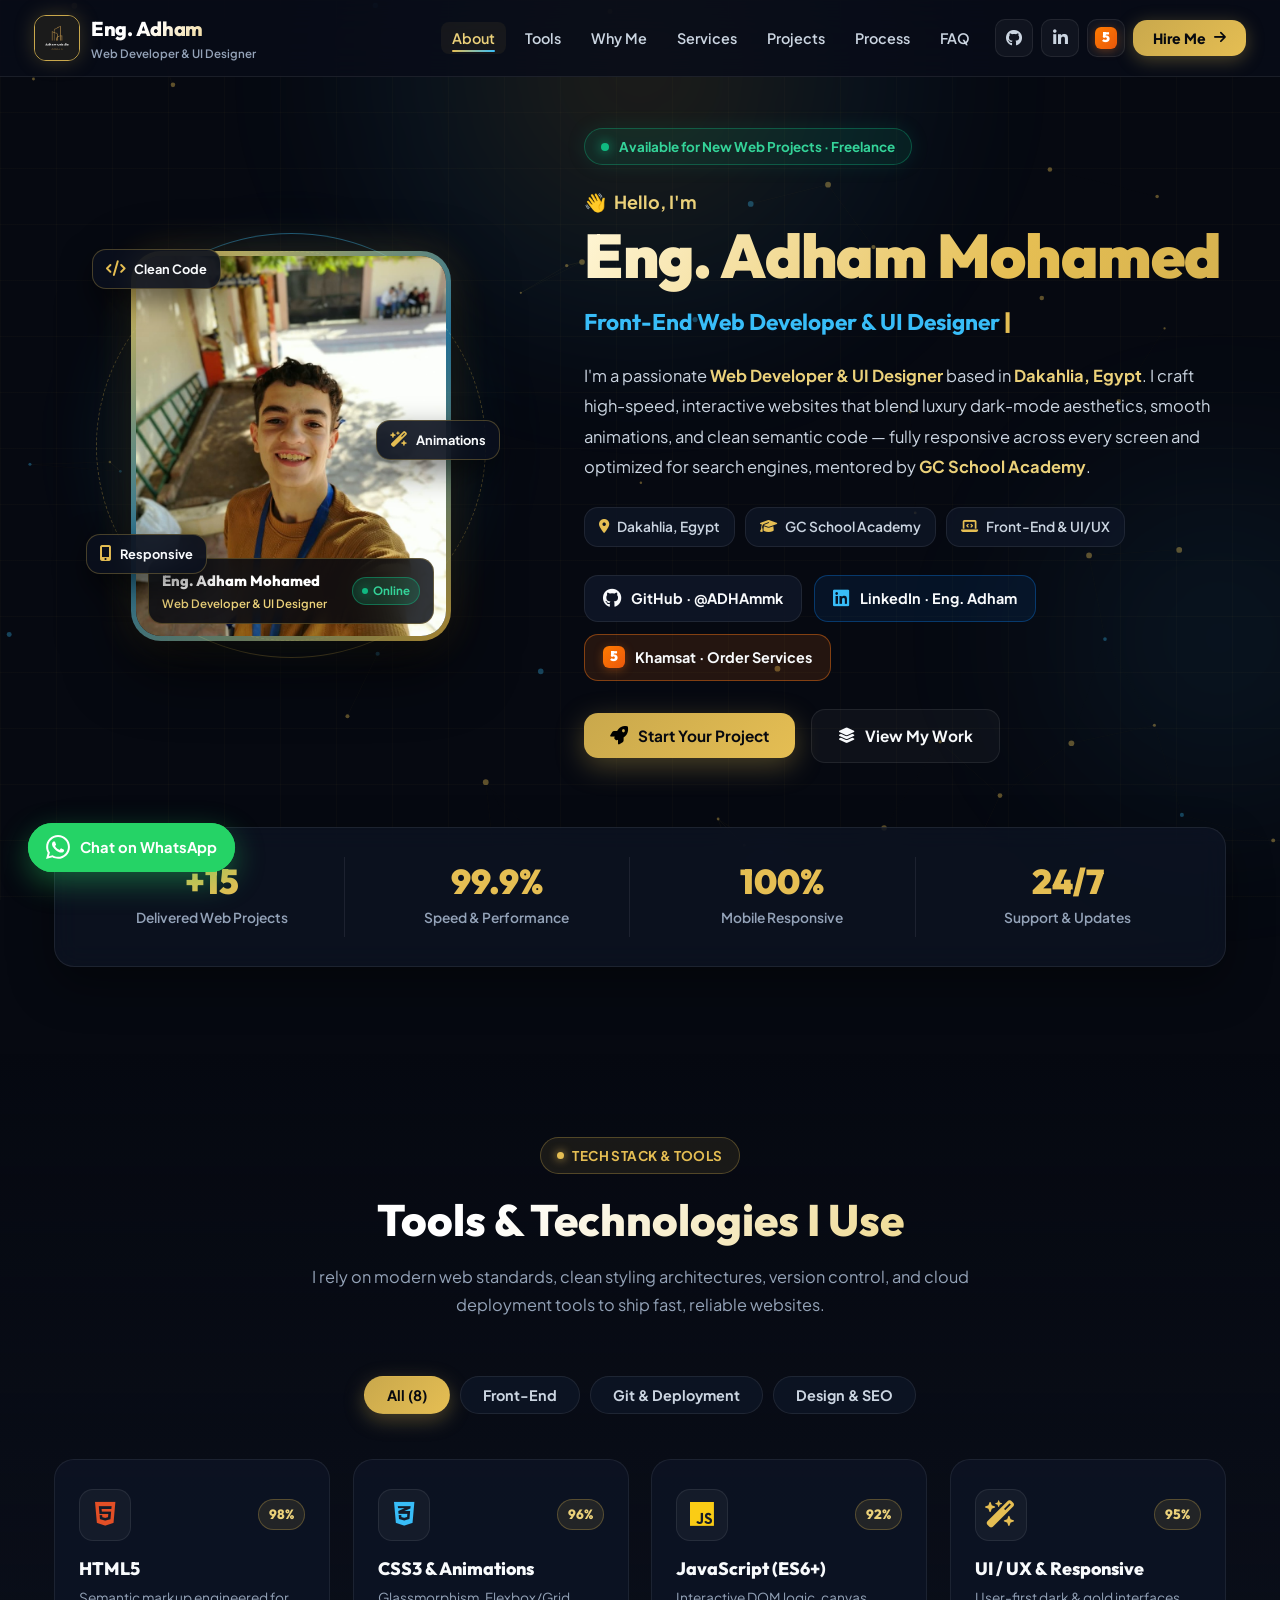
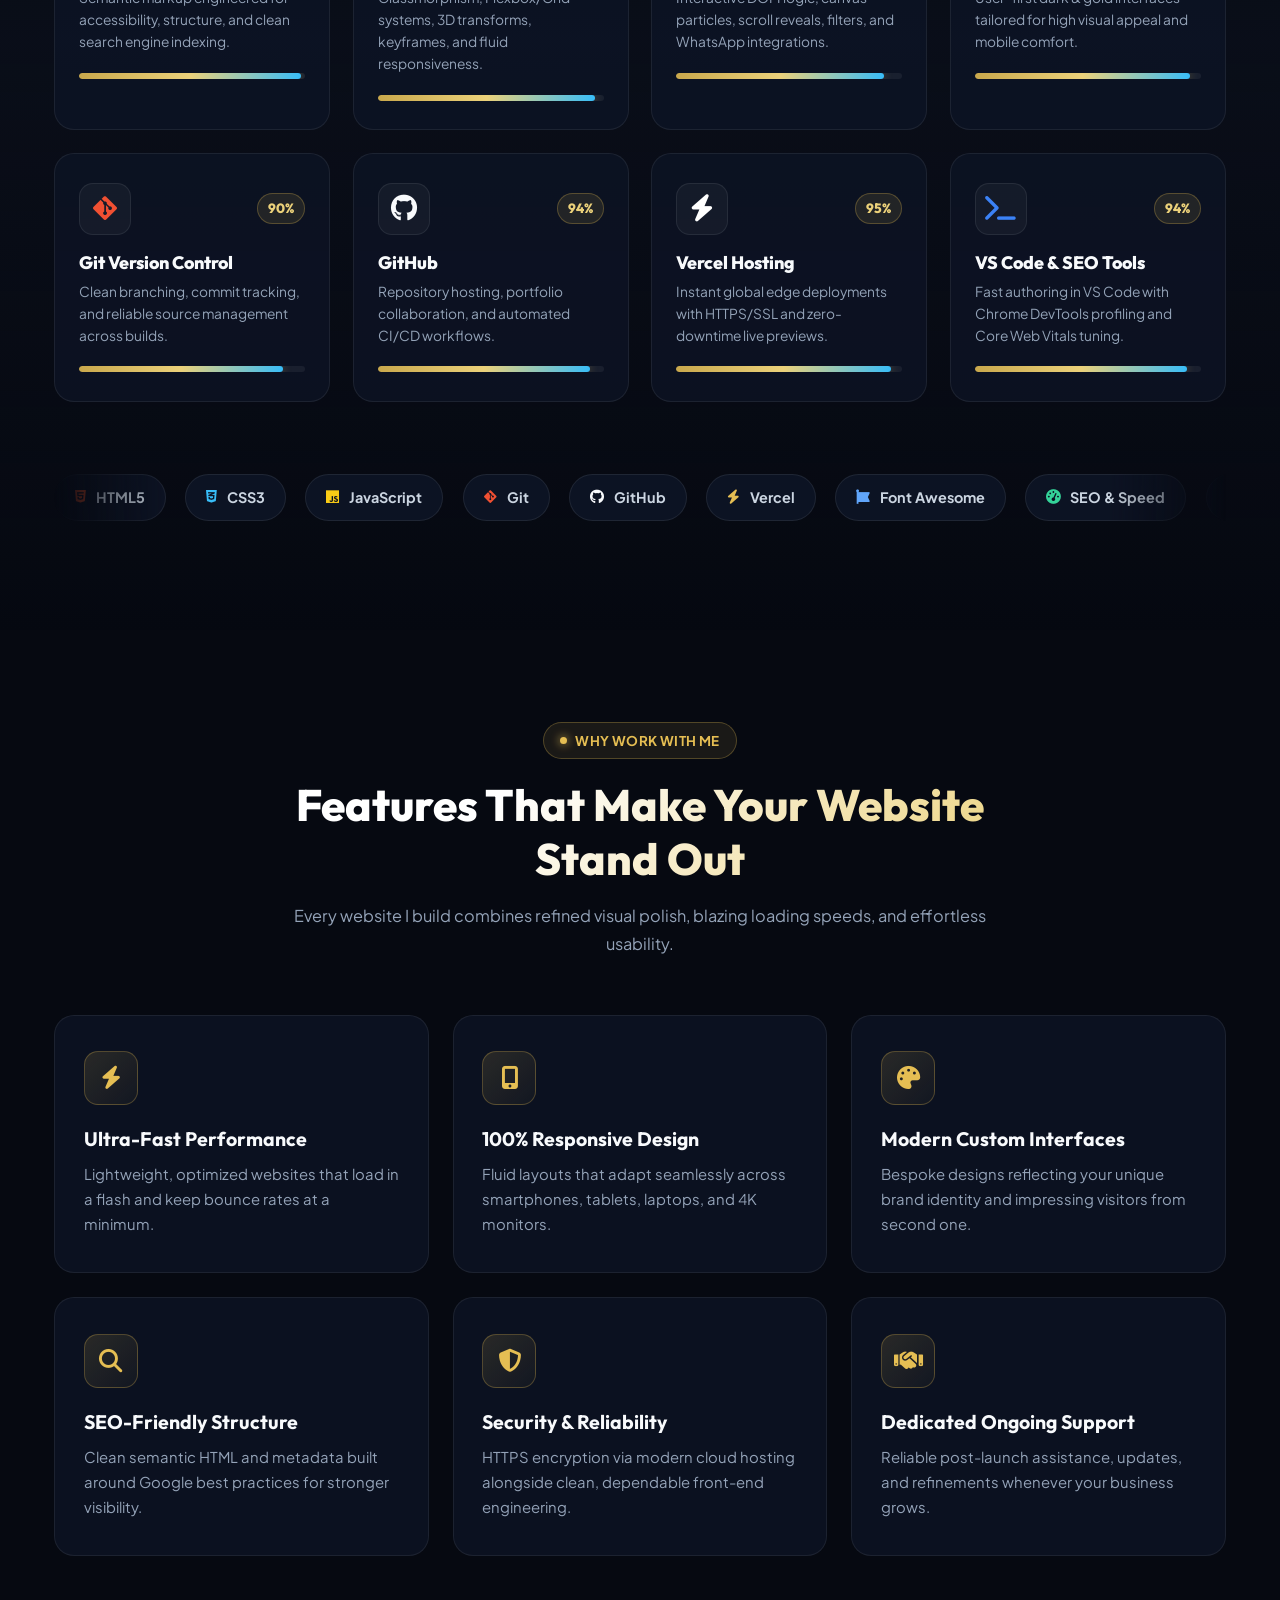
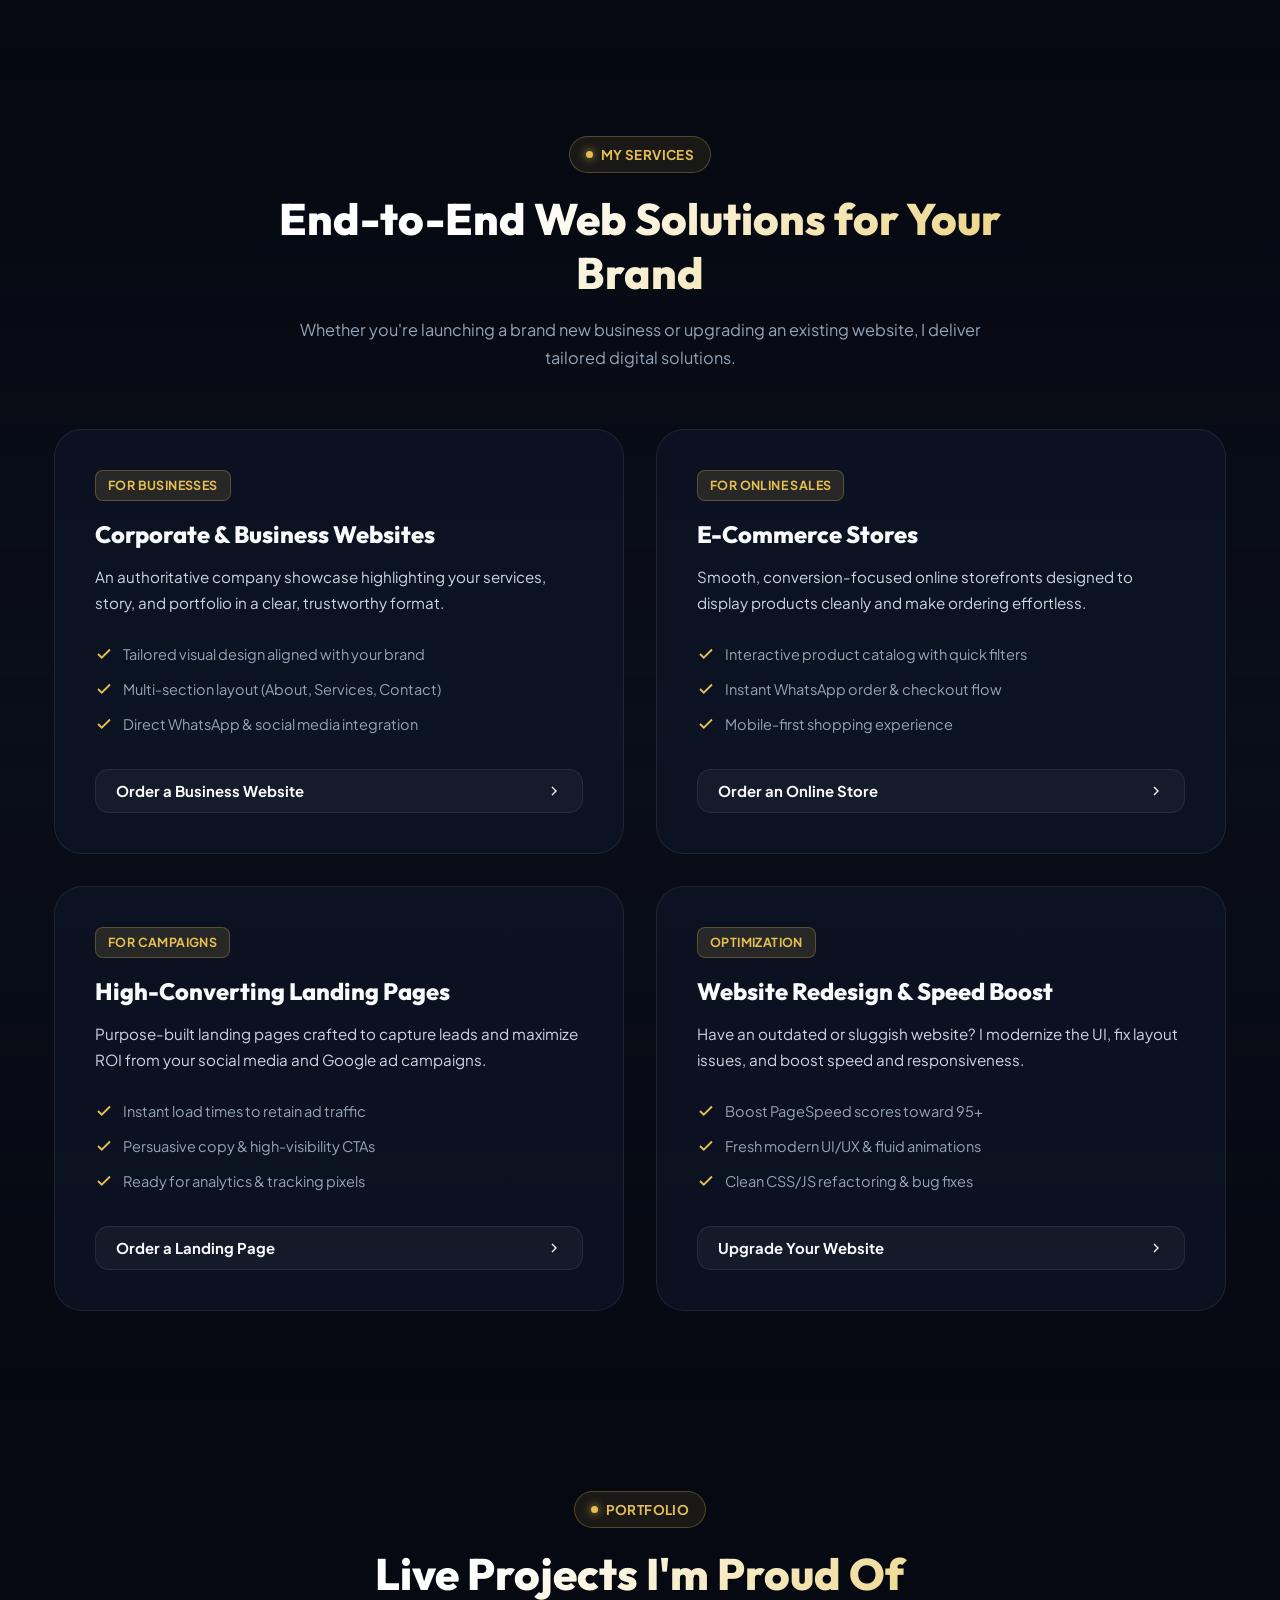
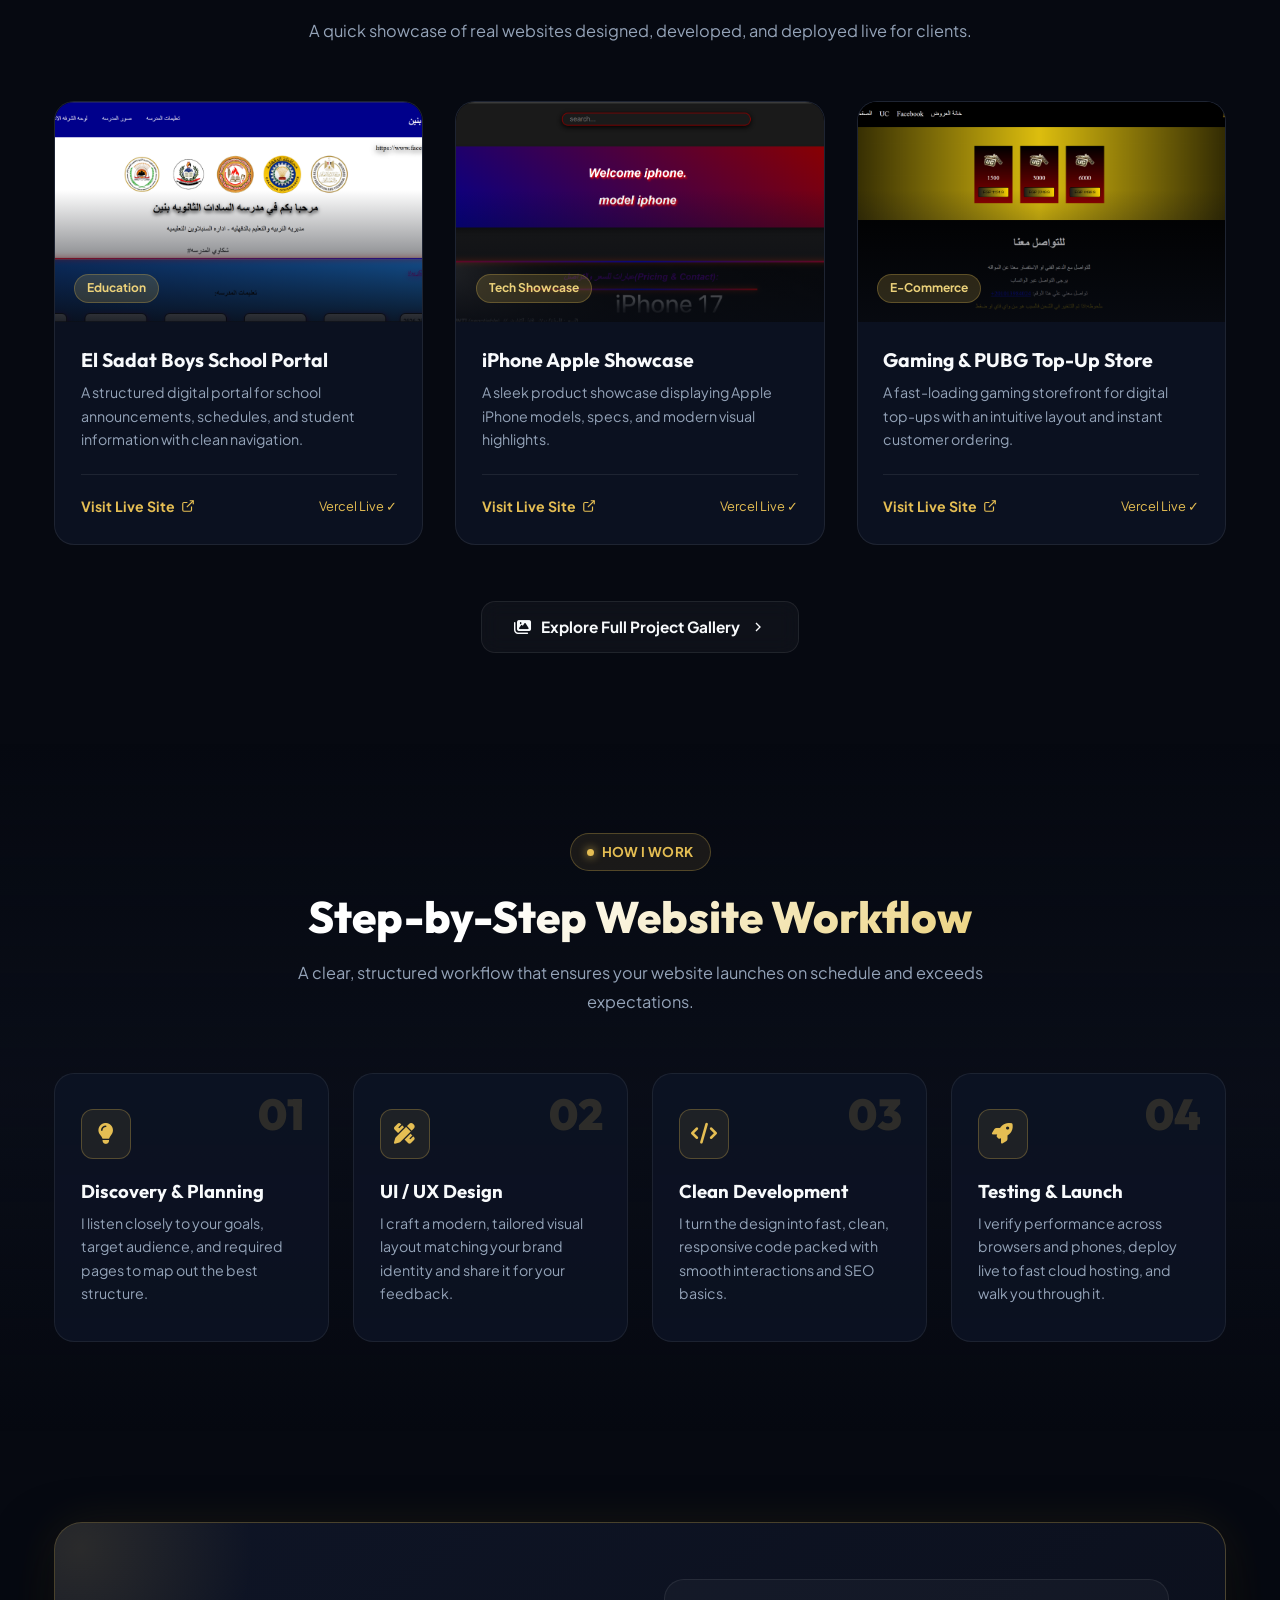
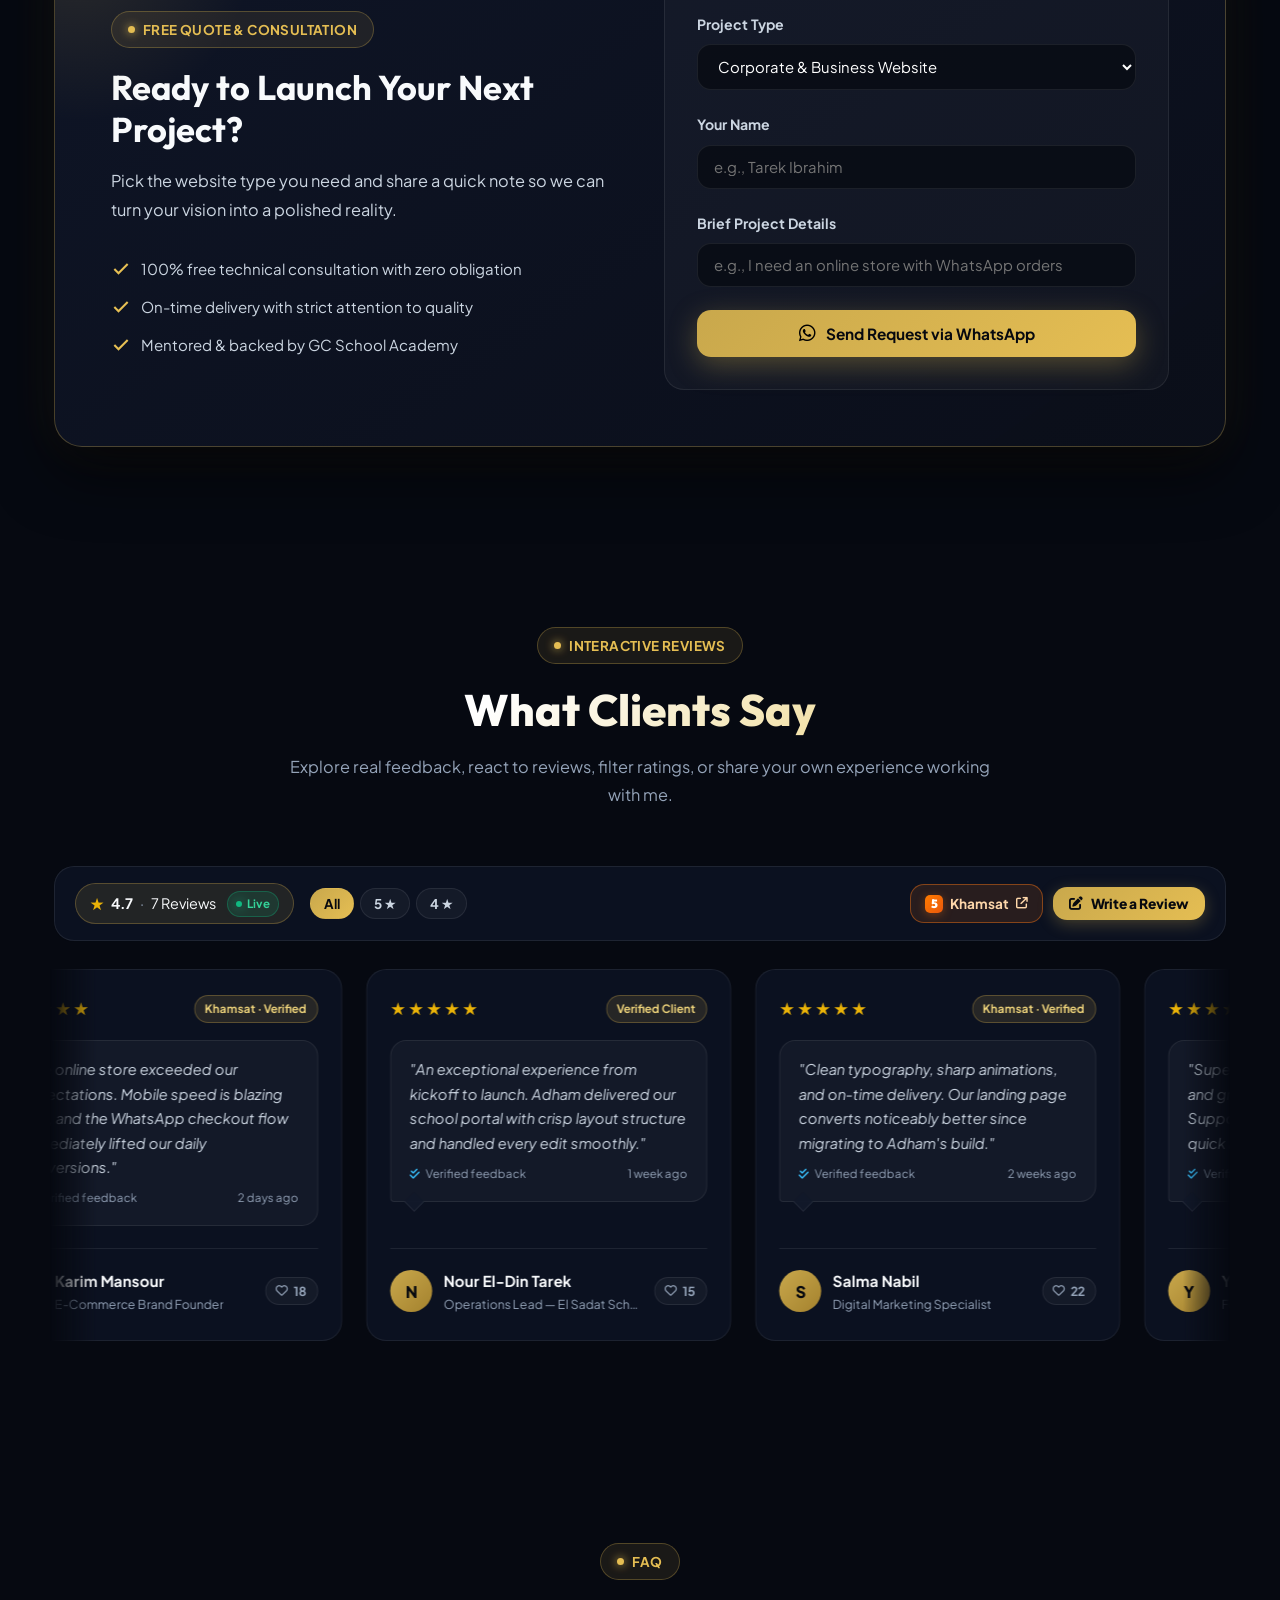
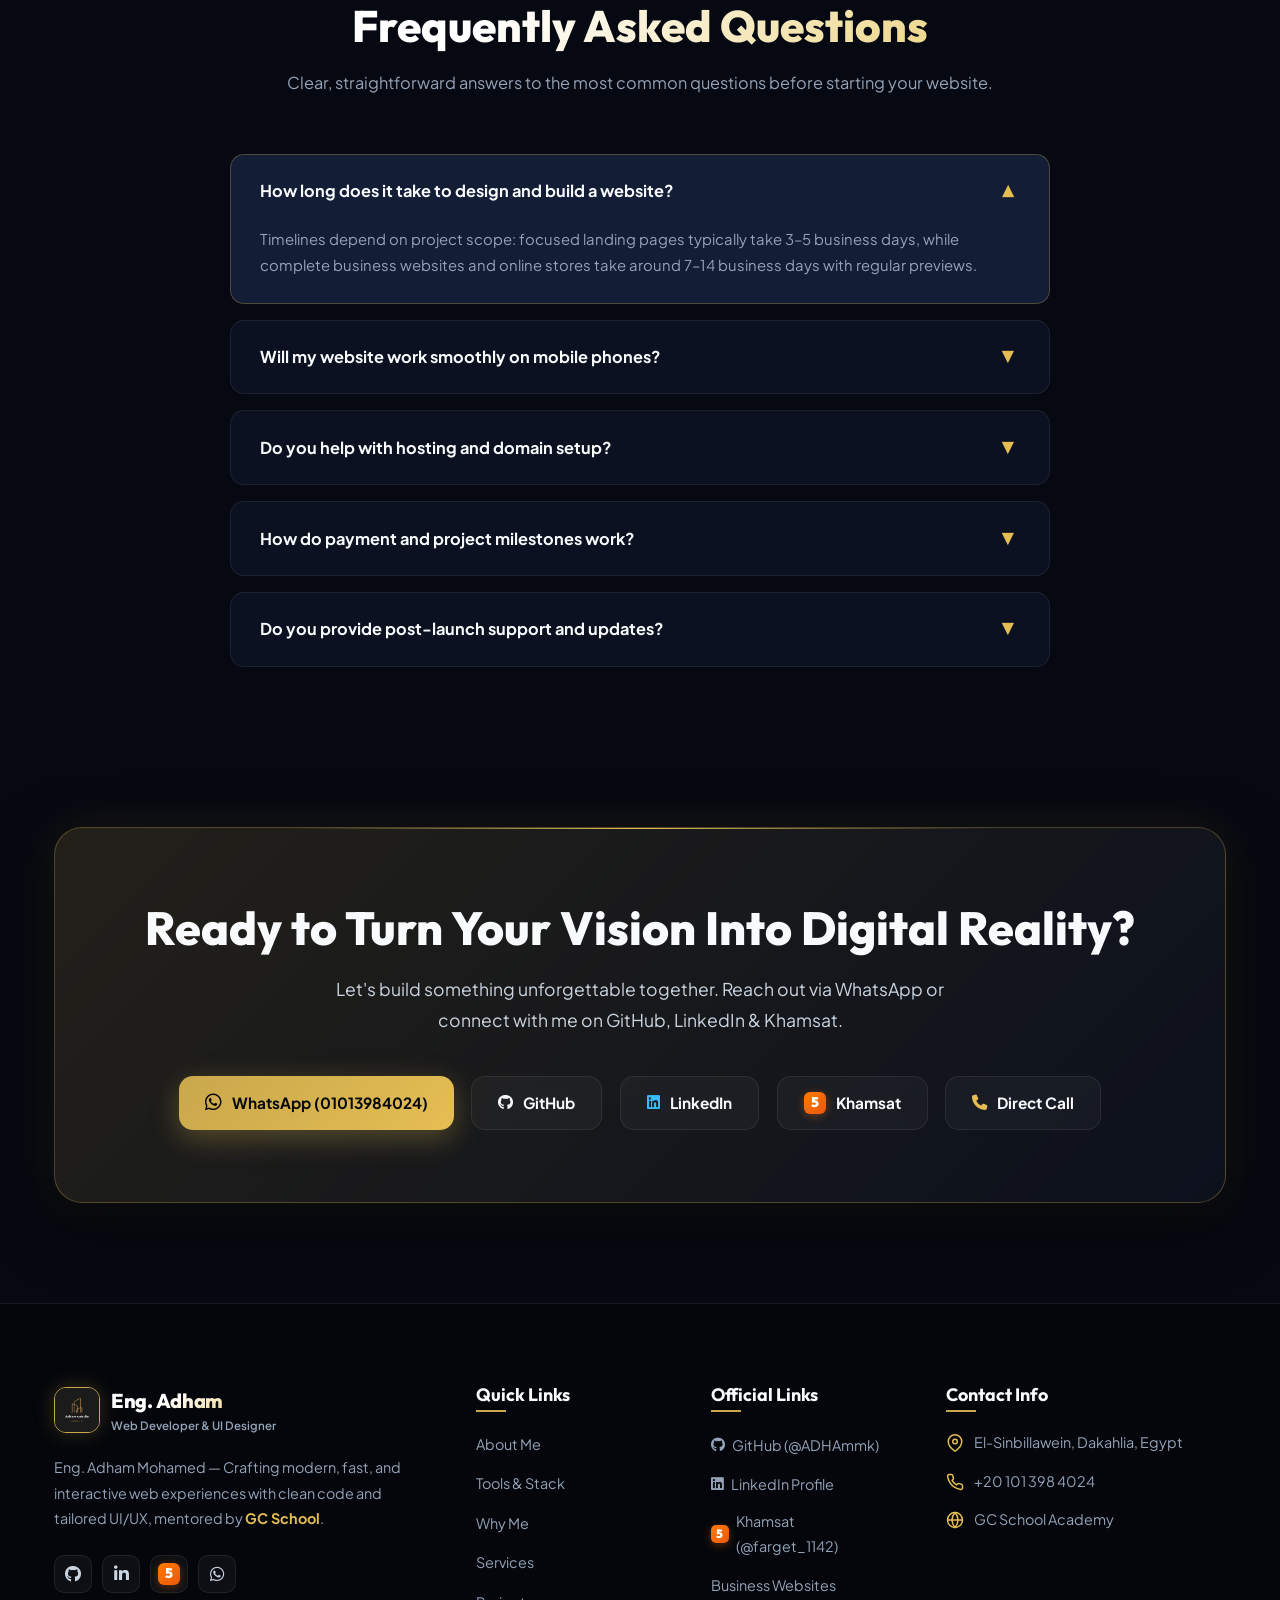
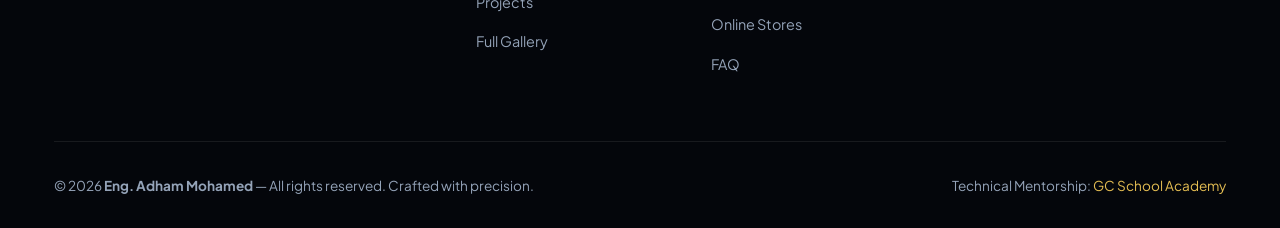
<file: index.html>
<!DOCTYPE html>
<html lang="en" dir="ltr">

<head>
    <meta charset="UTF-8">
    <meta name="viewport" content="width=device-width, initial-scale=1.0">
    <meta name="google-site-verification" content="_aU5YYXmU2YvGy8Y7TqDUoqO58o-6gWKZ0hLddtIbnk" />
    <title>Eng. Adham Mohamed | Web Developer &amp; UI Designer</title>
    <meta name="description"
        content="Personal portfolio of Eng. Adham Mohamed — Web Developer & UI Designer building fast, modern, responsive, and SEO-ready websites.">
    <meta name="keywords"
        content="Adham Mohamed, Eng. Adham Mohamed, Web Developer, Front-End Developer, ADHAmmk, UI Designer, Egypt">
    <meta name="theme-color" content="#060911">

    <!-- Fonts & Icons -->
    <link rel="preconnect" href="https://fonts.googleapis.com">
    <link rel="preconnect" href="https://fonts.gstatic.com" crossorigin>
    <link
        href="https://fonts.googleapis.com/css2?family=Outfit:wght@500;600;700;800;900&family=Plus+Jakarta+Sans:wght@400;500;600;700;800&display=swap"
        rel="stylesheet">
    <link rel="stylesheet" href="https://cdnjs.cloudflare.com/ajax/libs/font-awesome/6.5.1/css/all.min.css">

    <!-- Favicon -->
    <link rel="shortcut icon" href="download.jpg" type="image/x-icon">

    <!-- Stylesheet -->
    <link rel="stylesheet" href="go.css">
</head>

<body>

    <!-- Top Scroll Progress Bar -->
    <div class="scroll-progress-bar" id="scroll-progress"></div>

    <!-- Interactive Background Particles & Ambient Glows -->
    <canvas id="particles-canvas"></canvas>
    <div class="bg-grid-pattern"></div>
    <div class="ambient-glow-top"></div>
    <div class="ambient-glow-right"></div>
    <div class="cursor-glow" id="cursor-glow"></div>

    <!-- Header / Navbar -->
    <header>
        <div class="nav-container">
            <a href="#hero" class="brand-logo">
                <div class="logo-icon">
                    <img src="Adham web.png" alt="Eng. Adham Mohamed Logo">
                </div>
                <div class="logo-text">
                    <span class="logo-title">Eng. Adham</span>
                    <span class="logo-sub">Web Developer &amp; UI Designer</span>
                </div>
            </a>

            <div class="menu-toggle" id="menu-toggle" aria-label="Menu" aria-expanded="false">
                ☰
            </div>

            <ul class="nav-menu" id="nav-menu">
                <li><a class="nav-link active-link" href="#hero">About</a></li>
                <li><a class="nav-link" href="#tools">Tools</a></li>
                <li><a class="nav-link" href="#features">Why Me</a></li>
                <li><a class="nav-link" href="#services">Services</a></li>
                <li><a class="nav-link" href="#portfolio">Projects</a></li>
                <li><a class="nav-link" href="#process">Process</a></li>
                <li><a class="nav-link" href="#faq">FAQ</a></li>
                <li class="nav-social-group">
                    <a class="nav-social-icon" href="https://github.com/ADHAmmk" target="_blank" rel="noopener noreferrer" aria-label="GitHub" title="GitHub">
                        <i class="fa-brands fa-github"></i>
                    </a>
                    <a class="nav-social-icon" href="https://www.linkedin.com/in/eng-adham-mohamed-16ab2240a/" target="_blank" rel="noopener noreferrer" aria-label="LinkedIn" title="LinkedIn">
                        <i class="fa-brands fa-linkedin-in"></i>
                    </a>
                    <a class="nav-social-icon khamsat" href="https://khamsat.com/user/farget_1142" target="_blank" rel="noopener noreferrer" aria-label="Khamsat" title="Khamsat">
                        <span class="khamsat-glyph">5</span>
                    </a>
                </li>
                <li>
                    <button class="nav-cta-btn" onclick="sendWhatsApp6()">
                        <span>Hire Me</span>
                        <i class="fa-solid fa-arrow-right" style="font-size: 0.85rem;"></i>
                    </button>
                </li>
            </ul>
        </div>
    </header>

    <!-- Main Content -->
    <main>

        <!-- Personal Split Hero Section (LEFT: Personal Photo | RIGHT: Name & About Me) -->
        <section class="hero" id="hero">
            <div class="container">
                <div class="hero-split-grid">

                    <!-- Left Column: Personal Photo with 3D Tilt & Orbit Rings -->
                    <div class="hero-photo-col">
                        <div class="photo-stage">
                            <div class="photo-aura"></div>
                            <div class="orbit-ring orbit-ring-1"></div>
                            <div class="orbit-ring orbit-ring-2"></div>

                            <!-- Floating Animated Badges -->
                            <div class="float-badge float-badge-1">
                                <i class="fa-solid fa-code"></i>
                                <span>Clean Code</span>
                            </div>
                            <div class="float-badge float-badge-2">
                                <i class="fa-solid fa-wand-magic-sparkles"></i>
                                <span>Animations</span>
                            </div>
                            <div class="float-badge float-badge-3">
                                <i class="fa-solid fa-mobile-screen-button"></i>
                                <span>Responsive</span>
                            </div>

                            <!-- 3D Interactive Photo Card -->
                            <div class="photo-card-3d" id="hero-photo-tilt">
                                <div class="photo-inner">
                                    <img id="profile-photo" src="adham-photo.jpg" alt="Eng. Adham Mohamed — Web Developer"
                                        onerror="this.onerror=null; this.src='Adham web.png';">
                                    <div class="photo-bottom-badge">
                                        <div>
                                            <div class="photo-badge-name">Eng. Adham Mohamed</div>
                                            <div class="photo-badge-role">Web Developer &amp; UI Designer</div>
                                        </div>
                                        <span class="photo-live-tag">
                                            <span class="status-dot" style="width:6px;height:6px;"></span>
                                            <span>Online</span>
                                        </span>
                                    </div>
                                </div>
                            </div>
                        </div>
                    </div>

                    <!-- Right Column: Name & Details About Me -->
                    <div class="hero-info-col">
                        <div class="hero-status-pill">
                            <span class="status-dot"></span>
                            <span>Available for New Web Projects · Freelance</span>
                        </div>

                        <div class="hero-greeting">
                            <span class="wave-hand">👋</span>
                            <span>Hello, I'm</span>
                        </div>

                        <h1 class="hero-name">
                            <span class="gold-gradient-text">Eng. Adham Mohamed</span>
                        </h1>

                        <div class="hero-typing-wrap">
                            <span id="typing-role"></span>
                            <span class="typing-cursor">|</span>
                        </div>

                        <p class="hero-bio">
                            I'm a passionate <strong>Web Developer &amp; UI Designer</strong> based in
                            <strong>Dakahlia, Egypt</strong>. I craft high-speed, interactive websites that blend luxury
                            dark-mode aesthetics, smooth animations, and clean semantic code — fully responsive across
                            every screen and optimized for search engines, mentored by <strong>GC School Academy</strong>.
                        </p>

                        <div class="hero-info-badges">
                            <span class="info-chip">
                                <i class="fa-solid fa-location-dot"></i>
                                <span>Dakahlia, Egypt</span>
                            </span>
                            <span class="info-chip">
                                <i class="fa-solid fa-graduation-cap"></i>
                                <span>GC School Academy</span>
                            </span>
                            <span class="info-chip">
                                <i class="fa-solid fa-laptop-code"></i>
                                <span>Front-End &amp; UI/UX</span>
                            </span>
                        </div>

                        <!-- GitHub, LinkedIn & Khamsat Links -->
                        <div class="hero-social-row">
                            <a class="social-pill-btn github" href="https://github.com/ADHAmmk" target="_blank" rel="noopener noreferrer">
                                <i class="fa-brands fa-github"></i>
                                <span>GitHub · @ADHAmmk</span>
                            </a>
                            <a class="social-pill-btn linkedin" href="https://www.linkedin.com/in/eng-adham-mohamed-16ab2240a/" target="_blank" rel="noopener noreferrer">
                                <i class="fa-brands fa-linkedin"></i>
                                <span>LinkedIn · Eng. Adham</span>
                            </a>
                            <a class="social-pill-btn khamsat" href="https://khamsat.com/user/farget_1142" target="_blank" rel="noopener noreferrer">
                                <span class="khamsat-glyph">5</span>
                                <span>Khamsat · Order Services</span>
                            </a>
                        </div>

                        <div class="hero-actions">
                            <button class="btn btn-primary" onclick="sendWhatsApp6()">
                                <i class="fa-solid fa-rocket rocket-icon-black"></i>
                                <span>Start Your Project</span>
                            </button>
                            <a href="#portfolio" class="btn btn-outline">
                                <i class="fa-solid fa-layer-group"></i>
                                <span>View My Work</span>
                            </a>
                        </div>
                    </div>

                </div>

                <!-- Animated Key Stats Strip -->
                <div class="stats-grid" data-reveal>
                    <div class="stat-item">
                        <div class="stat-num" data-count="15" data-prefix="+">+15</div>
                        <div class="stat-label">Delivered Web Projects</div>
                    </div>
                    <div class="stat-item">
                        <div class="stat-num" data-count="99.9" data-suffix="%">99.9%</div>
                        <div class="stat-label">Speed &amp; Performance</div>
                    </div>
                    <div class="stat-item">
                        <div class="stat-num" data-count="100" data-suffix="%">100%</div>
                        <div class="stat-label">Mobile Responsive</div>
                    </div>
                    <div class="stat-item">
                        <div class="stat-num">24/7</div>
                        <div class="stat-label">Support &amp; Updates</div>
                    </div>
                </div>
            </div>
        </section>

        <!-- Tools & Tech Stack Section (Below Hero) -->
        <section class="tools-section" id="tools">
            <div class="container">
                <div class="section-header" data-reveal>
                    <div class="section-tag">
                        <span class="dot"></span>
                        <span>Tech Stack &amp; Tools</span>
                    </div>
                    <h2 class="section-title">Tools &amp; Technologies I Use</h2>
                    <p class="section-subtitle">
                        I rely on modern web standards, clean styling architectures, version control, and cloud deployment tools to ship fast, reliable websites.
                    </p>
                </div>

                <!-- Interactive Filter Tabs -->
                <div class="tools-filter-tabs" data-reveal>
                    <button class="tool-tab-btn active" data-filter="all">All (8)</button>
                    <button class="tool-tab-btn" data-filter="frontend">Front-End</button>
                    <button class="tool-tab-btn" data-filter="workflow">Git &amp; Deployment</button>
                    <button class="tool-tab-btn" data-filter="design">Design &amp; SEO</button>
                </div>

                <!-- Animated Tool Cards -->
                <div class="tools-grid">
                    <div class="tool-card" data-category="frontend" data-reveal data-delay="50">
                        <div class="tool-card-top">
                            <div class="tool-icon icon-html">
                                <i class="fa-brands fa-html5"></i>
                            </div>
                            <span class="tool-percent">98%</span>
                        </div>
                        <h3>HTML5</h3>
                        <p>Semantic markup engineered for accessibility, structure, and clean search engine indexing.</p>
                        <div class="tool-progress-track">
                            <div class="tool-progress-fill" data-width="98%"></div>
                        </div>
                    </div>

                    <div class="tool-card" data-category="frontend" data-reveal data-delay="120">
                        <div class="tool-card-top">
                            <div class="tool-icon icon-css">
                                <i class="fa-brands fa-css3-alt"></i>
                            </div>
                            <span class="tool-percent">96%</span>
                        </div>
                        <h3>CSS3 &amp; Animations</h3>
                        <p>Glassmorphism, Flexbox/Grid systems, 3D transforms, keyframes, and fluid responsiveness.</p>
                        <div class="tool-progress-track">
                            <div class="tool-progress-fill" data-width="96%"></div>
                        </div>
                    </div>

                    <div class="tool-card" data-category="frontend" data-reveal data-delay="190">
                        <div class="tool-card-top">
                            <div class="tool-icon icon-js">
                                <i class="fa-brands fa-js"></i>
                            </div>
                            <span class="tool-percent">92%</span>
                        </div>
                        <h3>JavaScript (ES6+)</h3>
                        <p>Interactive DOM logic, canvas particles, scroll reveals, filters, and WhatsApp integrations.</p>
                        <div class="tool-progress-track">
                            <div class="tool-progress-fill" data-width="92%"></div>
                        </div>
                    </div>

                    <div class="tool-card" data-category="design" data-reveal data-delay="260">
                        <div class="tool-card-top">
                            <div class="tool-icon" style="color: var(--gold-400);">
                                <i class="fa-solid fa-wand-magic-sparkles"></i>
                            </div>
                            <span class="tool-percent">95%</span>
                        </div>
                        <h3>UI / UX &amp; Responsive</h3>
                        <p>User-first dark &amp; gold interfaces tailored for high visual appeal and mobile comfort.</p>
                        <div class="tool-progress-track">
                            <div class="tool-progress-fill" data-width="95%"></div>
                        </div>
                    </div>

                    <div class="tool-card" data-category="workflow" data-reveal data-delay="100">
                        <div class="tool-card-top">
                            <div class="tool-icon icon-git">
                                <i class="fa-brands fa-git-alt"></i>
                            </div>
                            <span class="tool-percent">90%</span>
                        </div>
                        <h3>Git Version Control</h3>
                        <p>Clean branching, commit tracking, and reliable source management across builds.</p>
                        <div class="tool-progress-track">
                            <div class="tool-progress-fill" data-width="90%"></div>
                        </div>
                    </div>

                    <div class="tool-card" data-category="workflow" data-reveal data-delay="170">
                        <div class="tool-card-top">
                            <div class="tool-icon icon-github">
                                <i class="fa-brands fa-github"></i>
                            </div>
                            <span class="tool-percent">94%</span>
                        </div>
                        <h3>GitHub</h3>
                        <p>Repository hosting, portfolio collaboration, and automated CI/CD workflows.</p>
                        <div class="tool-progress-track">
                            <div class="tool-progress-fill" data-width="94%"></div>
                        </div>
                    </div>

                    <div class="tool-card" data-category="workflow" data-reveal data-delay="240">
                        <div class="tool-card-top">
                            <div class="tool-icon icon-vercel">
                                <i class="fa-solid fa-bolt"></i>
                            </div>
                            <span class="tool-percent">95%</span>
                        </div>
                        <h3>Vercel Hosting</h3>
                        <p>Instant global edge deployments with HTTPS/SSL and zero-downtime live previews.</p>
                        <div class="tool-progress-track">
                            <div class="tool-progress-fill" data-width="95%"></div>
                        </div>
                    </div>

                    <div class="tool-card" data-category="design" data-reveal data-delay="310">
                        <div class="tool-card-top">
                            <div class="tool-icon icon-vscode">
                                <i class="fa-solid fa-terminal"></i>
                            </div>
                            <span class="tool-percent">94%</span>
                        </div>
                        <h3>VS Code &amp; SEO Tools</h3>
                        <p>Fast authoring in VS Code with Chrome DevTools profiling and Core Web Vitals tuning.</p>
                        <div class="tool-progress-track">
                            <div class="tool-progress-fill" data-width="94%"></div>
                        </div>
                    </div>
                </div>

                <!-- Infinite Smooth Marquee Ribbon -->
                <div class="marquee-wrapper" data-reveal>
                    <div class="marquee-track">
                        <div class="marquee-pill"><i class="fa-brands fa-html5 icon-html"></i><span>HTML5</span></div>
                        <div class="marquee-pill"><i class="fa-brands fa-css3-alt icon-css"></i><span>CSS3</span></div>
                        <div class="marquee-pill"><i class="fa-brands fa-js icon-js"></i><span>JavaScript</span></div>
                        <div class="marquee-pill"><i class="fa-brands fa-git-alt icon-git"></i><span>Git</span></div>
                        <div class="marquee-pill"><i class="fa-brands fa-github icon-github"></i><span>GitHub</span></div>
                        <div class="marquee-pill"><i class="fa-solid fa-bolt" style="color:var(--gold-400);"></i><span>Vercel</span></div>
                        <div class="marquee-pill"><i class="fa-brands fa-font-awesome" style="color:#60a5fa;"></i><span>Font Awesome</span></div>
                        <div class="marquee-pill"><i class="fa-solid fa-gauge-high icon-seo"></i><span>SEO &amp; Speed</span></div>
                        <!-- Duplicate for seamless loop -->
                        <div class="marquee-pill"><i class="fa-brands fa-html5 icon-html"></i><span>HTML5</span></div>
                        <div class="marquee-pill"><i class="fa-brands fa-css3-alt icon-css"></i><span>CSS3</span></div>
                        <div class="marquee-pill"><i class="fa-brands fa-js icon-js"></i><span>JavaScript</span></div>
                        <div class="marquee-pill"><i class="fa-brands fa-git-alt icon-git"></i><span>Git</span></div>
                        <div class="marquee-pill"><i class="fa-brands fa-github icon-github"></i><span>GitHub</span></div>
                        <div class="marquee-pill"><i class="fa-solid fa-bolt" style="color:var(--gold-400);"></i><span>Vercel</span></div>
                        <div class="marquee-pill"><i class="fa-brands fa-font-awesome" style="color:#60a5fa;"></i><span>Font Awesome</span></div>
                        <div class="marquee-pill"><i class="fa-solid fa-gauge-high icon-seo"></i><span>SEO &amp; Speed</span></div>
                    </div>
                </div>
            </div>
        </section>

        <!-- Why Choose Us Section -->
        <section class="features-section" id="features">
            <div class="container">
                <div class="section-header" data-reveal>
                    <div class="section-tag">
                        <span class="dot"></span>
                        <span>Why Work With Me</span>
                    </div>
                    <h2 class="section-title">Features That Make Your Website Stand Out</h2>
                    <p class="section-subtitle">
                        Every website I build combines refined visual polish, blazing loading speeds, and effortless usability.
                    </p>
                </div>

                <div class="features-grid">
                    <div class="feature-card" data-reveal data-delay="60">
                        <div class="feature-icon-box">
                            <i class="fa-solid fa-bolt"></i>
                        </div>
                        <h3>Ultra-Fast Performance</h3>
                        <p>Lightweight, optimized websites that load in a flash and keep bounce rates at a minimum.</p>
                    </div>

                    <div class="feature-card" data-reveal data-delay="120">
                        <div class="feature-icon-box">
                            <i class="fa-solid fa-mobile-screen-button"></i>
                        </div>
                        <h3>100% Responsive Design</h3>
                        <p>Fluid layouts that adapt seamlessly across smartphones, tablets, laptops, and 4K monitors.</p>
                    </div>

                    <div class="feature-card" data-reveal data-delay="180">
                        <div class="feature-icon-box">
                            <i class="fa-solid fa-palette"></i>
                        </div>
                        <h3>Modern Custom Interfaces</h3>
                        <p>Bespoke designs reflecting your unique brand identity and impressing visitors from second one.</p>
                    </div>

                    <div class="feature-card" data-reveal data-delay="240">
                        <div class="feature-icon-box">
                            <i class="fa-solid fa-magnifying-glass"></i>
                        </div>
                        <h3>SEO-Friendly Structure</h3>
                        <p>Clean semantic HTML and metadata built around Google best practices for stronger visibility.</p>
                    </div>

                    <div class="feature-card" data-reveal data-delay="300">
                        <div class="feature-icon-box">
                            <i class="fa-solid fa-shield-halved"></i>
                        </div>
                        <h3>Security &amp; Reliability</h3>
                        <p>HTTPS encryption via modern cloud hosting alongside clean, dependable front-end engineering.</p>
                    </div>

                    <div class="feature-card" data-reveal data-delay="360">
                        <div class="feature-icon-box">
                            <i class="fa-solid fa-handshake"></i>
                        </div>
                        <h3>Dedicated Ongoing Support</h3>
                        <p>Reliable post-launch assistance, updates, and refinements whenever your business grows.</p>
                    </div>
                </div>
            </div>
        </section>

        <!-- Services Section -->
        <section class="services-section" id="services">
            <div class="container">
                <div class="section-header" data-reveal>
                    <div class="section-tag">
                        <span class="dot"></span>
                        <span>My Services</span>
                    </div>
                    <h2 class="section-title">End-to-End Web Solutions for Your Brand</h2>
                    <p class="section-subtitle">
                        Whether you're launching a brand new business or upgrading an existing website, I deliver tailored digital solutions.
                    </p>
                </div>

                <div class="services-grid">
                    <!-- Service 1 -->
                    <div class="service-card" data-reveal data-delay="80">
                        <div>
                            <span class="service-badge">For Businesses</span>
                            <h3 class="service-title">Corporate &amp; Business Websites</h3>
                            <p class="service-desc">
                                An authoritative company showcase highlighting your services, story, and portfolio in a clear, trustworthy format.
                            </p>
                            <ul class="service-features-list">
                                <li>
                                    <svg width="18" height="18" viewBox="0 0 24 24" fill="none" stroke="currentColor" stroke-width="2.5"><polyline points="20 6 9 17 4 12"></polyline></svg>
                                    <span>Tailored visual design aligned with your brand</span>
                                </li>
                                <li>
                                    <svg width="18" height="18" viewBox="0 0 24 24" fill="none" stroke="currentColor" stroke-width="2.5"><polyline points="20 6 9 17 4 12"></polyline></svg>
                                    <span>Multi-section layout (About, Services, Contact)</span>
                                </li>
                                <li>
                                    <svg width="18" height="18" viewBox="0 0 24 24" fill="none" stroke="currentColor" stroke-width="2.5"><polyline points="20 6 9 17 4 12"></polyline></svg>
                                    <span>Direct WhatsApp &amp; social media integration</span>
                                </li>
                            </ul>
                        </div>
                        <button class="service-cta-link" onclick="sendServiceWhatsApp('Corporate & Business Website')">
                            <span>Order a Business Website</span>
                            <svg width="16" height="16" viewBox="0 0 24 24" fill="none" stroke="currentColor" stroke-width="2"><polyline points="9 18 15 12 9 6"></polyline></svg>
                        </button>
                    </div>

                    <!-- Service 2 -->
                    <div class="service-card" data-reveal data-delay="160">
                        <div>
                            <span class="service-badge">For Online Sales</span>
                            <h3 class="service-title">E-Commerce Stores</h3>
                            <p class="service-desc">
                                Smooth, conversion-focused online storefronts designed to display products cleanly and make ordering effortless.
                            </p>
                            <ul class="service-features-list">
                                <li>
                                    <svg width="18" height="18" viewBox="0 0 24 24" fill="none" stroke="currentColor" stroke-width="2.5"><polyline points="20 6 9 17 4 12"></polyline></svg>
                                    <span>Interactive product catalog with quick filters</span>
                                </li>
                                <li>
                                    <svg width="18" height="18" viewBox="0 0 24 24" fill="none" stroke="currentColor" stroke-width="2.5"><polyline points="20 6 9 17 4 12"></polyline></svg>
                                    <span>Instant WhatsApp order &amp; checkout flow</span>
                                </li>
                                <li>
                                    <svg width="18" height="18" viewBox="0 0 24 24" fill="none" stroke="currentColor" stroke-width="2.5"><polyline points="20 6 9 17 4 12"></polyline></svg>
                                    <span>Mobile-first shopping experience</span>
                                </li>
                            </ul>
                        </div>
                        <button class="service-cta-link" onclick="sendServiceWhatsApp('E-Commerce Store')">
                            <span>Order an Online Store</span>
                            <svg width="16" height="16" viewBox="0 0 24 24" fill="none" stroke="currentColor" stroke-width="2"><polyline points="9 18 15 12 9 6"></polyline></svg>
                        </button>
                    </div>

                    <!-- Service 3 -->
                    <div class="service-card" data-reveal data-delay="240">
                        <div>
                            <span class="service-badge">For Campaigns</span>
                            <h3 class="service-title">High-Converting Landing Pages</h3>
                            <p class="service-desc">
                                Purpose-built landing pages crafted to capture leads and maximize ROI from your social media and Google ad campaigns.
                            </p>
                            <ul class="service-features-list">
                                <li>
                                    <svg width="18" height="18" viewBox="0 0 24 24" fill="none" stroke="currentColor" stroke-width="2.5"><polyline points="20 6 9 17 4 12"></polyline></svg>
                                    <span>Instant load times to retain ad traffic</span>
                                </li>
                                <li>
                                    <svg width="18" height="18" viewBox="0 0 24 24" fill="none" stroke="currentColor" stroke-width="2.5"><polyline points="20 6 9 17 4 12"></polyline></svg>
                                    <span>Persuasive copy &amp; high-visibility CTAs</span>
                                </li>
                                <li>
                                    <svg width="18" height="18" viewBox="0 0 24 24" fill="none" stroke="currentColor" stroke-width="2.5"><polyline points="20 6 9 17 4 12"></polyline></svg>
                                    <span>Ready for analytics &amp; tracking pixels</span>
                                </li>
                            </ul>
                        </div>
                        <button class="service-cta-link" onclick="sendServiceWhatsApp('Landing Page')">
                            <span>Order a Landing Page</span>
                            <svg width="16" height="16" viewBox="0 0 24 24" fill="none" stroke="currentColor" stroke-width="2"><polyline points="9 18 15 12 9 6"></polyline></svg>
                        </button>
                    </div>

                    <!-- Service 4 -->
                    <div class="service-card" data-reveal data-delay="320">
                        <div>
                            <span class="service-badge">Optimization</span>
                            <h3 class="service-title">Website Redesign &amp; Speed Boost</h3>
                            <p class="service-desc">
                                Have an outdated or sluggish website? I modernize the UI, fix layout issues, and boost speed and responsiveness.
                            </p>
                            <ul class="service-features-list">
                                <li>
                                    <svg width="18" height="18" viewBox="0 0 24 24" fill="none" stroke="currentColor" stroke-width="2.5"><polyline points="20 6 9 17 4 12"></polyline></svg>
                                    <span>Boost PageSpeed scores toward 95+</span>
                                </li>
                                <li>
                                    <svg width="18" height="18" viewBox="0 0 24 24" fill="none" stroke="currentColor" stroke-width="2.5"><polyline points="20 6 9 17 4 12"></polyline></svg>
                                    <span>Fresh modern UI/UX &amp; fluid animations</span>
                                </li>
                                <li>
                                    <svg width="18" height="18" viewBox="0 0 24 24" fill="none" stroke="currentColor" stroke-width="2.5"><polyline points="20 6 9 17 4 12"></polyline></svg>
                                    <span>Clean CSS/JS refactoring &amp; bug fixes</span>
                                </li>
                            </ul>
                        </div>
                        <button class="service-cta-link" onclick="sendServiceWhatsApp('Website Redesign & Speed Boost')">
                            <span>Upgrade Your Website</span>
                            <svg width="16" height="16" viewBox="0 0 24 24" fill="none" stroke="currentColor" stroke-width="2"><polyline points="9 18 15 12 9 6"></polyline></svg>
                        </button>
                    </div>
                </div>
            </div>
        </section>

        <!-- Portfolio Showcase Section -->
        <section class="portfolio-section" id="portfolio">
            <div class="container">
                <div class="section-header" data-reveal>
                    <div class="section-tag">
                        <span class="dot"></span>
                        <span>Portfolio</span>
                    </div>
                    <h2 class="section-title">Live Projects I'm Proud Of</h2>
                    <p class="section-subtitle">
                        A quick showcase of real websites designed, developed, and deployed live for clients.
                    </p>
                </div>

                <div class="projects-grid">
                    <!-- Project 1: El Sadat School -->
                    <div class="project-card" data-reveal data-delay="80">
                        <div class="project-thumb">
                            <img src="Screenshot 2026-05-18 142209.png" alt="El Sadat Boys School Website" loading="lazy">
                            <div class="project-overlay">
                                <span class="project-tag">Education</span>
                            </div>
                        </div>
                        <div class="project-content">
                            <div>
                                <h3 class="project-title">El Sadat Boys School Portal</h3>
                                <p class="project-desc">
                                    A structured digital portal for school announcements, schedules, and student information with clean navigation.
                                </p>
                            </div>
                            <div class="project-actions">
                                <a href="https://el-sadat-school.vercel.app/" target="_blank" rel="noopener noreferrer" class="live-link">
                                    <span>Visit Live Site</span>
                                    <svg width="14" height="14" viewBox="0 0 24 24" fill="none" stroke="currentColor" stroke-width="2"><path d="M18 13v6a2 2 0 0 1-2 2H5a2 2 0 0 1-2-2V8a2 2 0 0 1 2-2h6"></path><polyline points="15 3 21 3 21 9"></polyline><line x1="10" y1="14" x2="21" y2="3"></line></svg>
                                </a>
                                <span style="font-size: 0.8rem; color: var(--gold-400);">Vercel Live ✓</span>
                            </div>
                        </div>
                    </div>

                    <!-- Project 2: iPhone Apple Store -->
                    <div class="project-card" data-reveal data-delay="180">
                        <div class="project-thumb">
                            <img src="Screenshot 2026-05-18 142635.png" alt="iPhone Apple Showcase Website" loading="lazy">
                            <div class="project-overlay">
                                <span class="project-tag">Tech Showcase</span>
                            </div>
                        </div>
                        <div class="project-content">
                            <div>
                                <h3 class="project-title">iPhone Apple Showcase</h3>
                                <p class="project-desc">
                                    A sleek product showcase displaying Apple iPhone models, specs, and modern visual highlights.
                                </p>
                            </div>
                            <div class="project-actions">
                                <a href="https://i-phone-apple.vercel.app/" target="_blank" rel="noopener noreferrer" class="live-link">
                                    <span>Visit Live Site</span>
                                    <svg width="14" height="14" viewBox="0 0 24 24" fill="none" stroke="currentColor" stroke-width="2"><path d="M18 13v6a2 2 0 0 1-2 2H5a2 2 0 0 1-2-2V8a2 2 0 0 1 2-2h6"></path><polyline points="15 3 21 3 21 9"></polyline><line x1="10" y1="14" x2="21" y2="3"></line></svg>
                                </a>
                                <span style="font-size: 0.8rem; color: var(--gold-400);">Vercel Live ✓</span>
                            </div>
                        </div>
                    </div>

                    <!-- Project 3: PUBG Gaming Store -->
                    <div class="project-card" data-reveal data-delay="280">
                        <div class="project-thumb">
                            <img src="Screenshot 2026-05-18 142606.png" alt="Gaming & PUBG Top-Up Store" loading="lazy">
                            <div class="project-overlay">
                                <span class="project-tag">E-Commerce</span>
                            </div>
                        </div>
                        <div class="project-content">
                            <div>
                                <h3 class="project-title">Gaming &amp; PUBG Top-Up Store</h3>
                                <p class="project-desc">
                                    A fast-loading gaming storefront for digital top-ups with an intuitive layout and instant customer ordering.
                                </p>
                            </div>
                            <div class="project-actions">
                                <a href="https://el-bakre-store.vercel.app/" target="_blank" rel="noopener noreferrer" class="live-link">
                                    <span>Visit Live Site</span>
                                    <svg width="14" height="14" viewBox="0 0 24 24" fill="none" stroke="currentColor" stroke-width="2"><path d="M18 13v6a2 2 0 0 1-2 2H5a2 2 0 0 1-2-2V8a2 2 0 0 1 2-2h6"></path><polyline points="15 3 21 3 21 9"></polyline><line x1="10" y1="14" x2="21" y2="3"></line></svg>
                                </a>
                                <span style="font-size: 0.8rem; color: var(--gold-400);">Vercel Live ✓</span>
                            </div>
                        </div>
                    </div>
                </div>

                <div style="text-align: center;" data-reveal>
                    <a href="m.html" class="btn btn-outline" style="padding: 12px 32px;">
                        <i class="fa-solid fa-images"></i>
                        <span>Explore Full Project Gallery</span>
                        <svg width="16" height="16" viewBox="0 0 24 24" fill="none" stroke="currentColor" stroke-width="2"><polyline points="9 18 15 12 9 6"></polyline></svg>
                    </a>
                </div>
            </div>
        </section>

        <!-- Work Process Section -->
        <section class="process-section" id="process">
            <div class="container">
                <div class="section-header" data-reveal>
                    <div class="section-tag">
                        <span class="dot"></span>
                        <span>How I Work</span>
                    </div>
                    <h2 class="section-title">Step-by-Step Website Workflow</h2>
                    <p class="section-subtitle">
                        A clear, structured workflow that ensures your website launches on schedule and exceeds expectations.
                    </p>
                </div>

                <div class="process-grid">
                    <div class="process-card" data-reveal data-delay="60">
                        <span class="process-number">01</span>
                        <div class="process-icon">
                            <i class="fa-solid fa-lightbulb"></i>
                        </div>
                        <h3>Discovery &amp; Planning</h3>
                        <p>I listen closely to your goals, target audience, and required pages to map out the best structure.</p>
                    </div>

                    <div class="process-card" data-reveal data-delay="140">
                        <span class="process-number">02</span>
                        <div class="process-icon">
                            <i class="fa-solid fa-pen-ruler"></i>
                        </div>
                        <h3>UI / UX Design</h3>
                        <p>I craft a modern, tailored visual layout matching your brand identity and share it for your feedback.</p>
                    </div>

                    <div class="process-card" data-reveal data-delay="220">
                        <span class="process-number">03</span>
                        <div class="process-icon">
                            <i class="fa-solid fa-code"></i>
                        </div>
                        <h3>Clean Development</h3>
                        <p>I turn the design into fast, clean, responsive code packed with smooth interactions and SEO basics.</p>
                    </div>

                    <div class="process-card" data-reveal data-delay="300">
                        <span class="process-number">04</span>
                        <div class="process-icon">
                            <i class="fa-solid fa-rocket"></i>
                        </div>
                        <h3>Testing &amp; Launch</h3>
                        <p>I verify performance across browsers and phones, deploy live to fast cloud hosting, and walk you through it.</p>
                    </div>
                </div>
            </div>
        </section>

        <!-- Interactive Project Inquirer Widget -->
        <section class="order-section" id="order">
            <div class="container">
                <div class="order-box" data-reveal="scale">
                    <div class="order-grid">
                        <div class="order-info">
                            <div class="section-tag">
                                <span class="dot"></span>
                                <span>Free Quote &amp; Consultation</span>
                            </div>
                            <h2>Ready to Launch Your Next Project?</h2>
                            <p>
                                Pick the website type you need and share a quick note so we can turn your vision into a polished reality.
                            </p>
                            <div class="order-perks">
                                <div class="order-perk-item">
                                    <svg width="20" height="20" viewBox="0 0 24 24" fill="none" stroke="currentColor" stroke-width="2.5"><polyline points="20 6 9 17 4 12"></polyline></svg>
                                    <span>100% free technical consultation with zero obligation</span>
                                </div>
                                <div class="order-perk-item">
                                    <svg width="20" height="20" viewBox="0 0 24 24" fill="none" stroke="currentColor" stroke-width="2.5"><polyline points="20 6 9 17 4 12"></polyline></svg>
                                    <span>On-time delivery with strict attention to quality</span>
                                </div>
                                <div class="order-perk-item">
                                    <svg width="20" height="20" viewBox="0 0 24 24" fill="none" stroke="currentColor" stroke-width="2.5"><polyline points="20 6 9 17 4 12"></polyline></svg>
                                    <span>Mentored &amp; backed by GC School Academy</span>
                                </div>
                            </div>
                        </div>

                        <div class="order-form">
                            <form onsubmit="submitOrderForm(event)">
                                <div class="form-group">
                                    <label for="order-site-type">Project Type</label>
                                    <select id="order-site-type" class="form-select">
                                        <option value="Corporate & Business Website">Corporate &amp; Business Website</option>
                                        <option value="E-Commerce Online Store">E-Commerce Online Store</option>
                                        <option value="High-Converting Landing Page">High-Converting Landing Page</option>
                                        <option value="Personal Portfolio Website">Personal Portfolio Website</option>
                                        <option value="Website Redesign & Speed Boost">Website Redesign &amp; Speed Boost</option>
                                        <option value="Custom Web Idea">Custom Web Idea</option>
                                    </select>
                                </div>

                                <div class="form-group">
                                    <label for="order-name">Your Name</label>
                                    <input type="text" id="order-name" class="form-input" placeholder="e.g., Tarek Ibrahim" required>
                                </div>

                                <div class="form-group">
                                    <label for="order-notes">Brief Project Details</label>
                                    <input type="text" id="order-notes" class="form-input" placeholder="e.g., I need an online store with WhatsApp orders">
                                </div>

                                <button type="submit" class="btn btn-primary" style="width: 100%; padding: 14px;">
                                    <i class="fa-brands fa-whatsapp" style="font-size: 1.2rem; color: #000;"></i>
                                    <span>Send Request via WhatsApp</span>
                                </button>
                            </form>
                        </div>
                    </div>
                </div>
            </div>
        </section>

        <!-- Interactive Client Testimonials Section -->
        <section class="reviews-section" id="reviews">
            <div class="container">
                <div class="section-header" data-reveal>
                    <div class="section-tag">
                        <span class="dot"></span>
                        <span>Interactive Reviews</span>
                    </div>
                    <h2 class="section-title">What Clients Say</h2>
                    <p class="section-subtitle">
                        Explore real feedback, react to reviews, filter ratings, or share your own experience working with me.
                    </p>
                </div>

                <!-- Interactive Toolbar -->
                <div class="reviews-toolbar" data-reveal>
                    <div class="reviews-summary-group">
                        <div class="reviews-summary-pill">
                            <span class="summary-stars">★</span>
                            <strong id="reviews-avg-score">4.7</strong>
                            <span class="summary-sep">·</span>
                            <span id="reviews-total-count">7 Reviews</span>
                            <span class="summary-live-badge"><span class="status-dot" style="width:6px;height:6px;"></span> Live</span>
                        </div>
                        <div class="reviews-filters" role="group" aria-label="Filter reviews by rating">
                            <button type="button" class="review-filter-btn active" data-rating-filter="all">All</button>
                            <button type="button" class="review-filter-btn" data-rating-filter="5">5 ★</button>
                            <button type="button" class="review-filter-btn" data-rating-filter="4">4 ★</button>
                        </div>
                    </div>

                    <div class="reviews-controls">
                        <a class="reviews-khamsat-link" href="https://khamsat.com/user/farget_1142" target="_blank" rel="noopener noreferrer">
                            <span class="khamsat-glyph sm">5</span>
                            <span>Khamsat</span>
                            <i class="fa-solid fa-arrow-up-right-from-square" style="font-size: 0.72rem;"></i>
                        </a>
                        <button type="button" class="write-review-btn" id="toggle-review-form" aria-expanded="false">
                            <i class="fa-solid fa-pen-to-square"></i>
                            <span>Write a Review</span>
                        </button>
                    </div>
                </div>

                <!-- Expandable Interactive Review Composer -->
                <div class="review-composer-wrap" id="review-composer" aria-hidden="true">
                    <form class="review-composer-card" id="review-composer-form">
                        <div class="composer-header">
                            <div>
                                <h3>Share Your Feedback</h3>
                                <p>Your review appears live right below in the showcase.</p>
                            </div>
                            <button type="button" class="composer-close-btn" id="close-review-form" aria-label="Close review form">✕</button>
                        </div>

                        <div class="composer-rating-row">
                            <label>Your Rating:</label>
                            <div class="star-picker" id="star-picker" role="radiogroup" aria-label="Select rating">
                                <button type="button" class="star-pick-btn active" data-star="1" aria-label="1 star">★</button>
                                <button type="button" class="star-pick-btn active" data-star="2" aria-label="2 stars">★</button>
                                <button type="button" class="star-pick-btn active" data-star="3" aria-label="3 stars">★</button>
                                <button type="button" class="star-pick-btn active" data-star="4" aria-label="4 stars">★</button>
                                <button type="button" class="star-pick-btn active" data-star="5" aria-label="5 stars">★</button>
                            </div>
                            <span class="star-rating-label" id="star-rating-label">5/5 — Outstanding!</span>
                        </div>

                        <div class="composer-inputs-row">
                            <div class="form-group">
                                <label for="rev-name">Your Name</label>
                                <input type="text" id="rev-name" class="form-input" placeholder="e.g., Omar Hassan" maxlength="60" required>
                            </div>
                            <div class="form-group">
                                <label for="rev-role">Role / Project (Optional)</label>
                                <input type="text" id="rev-role" class="form-input" placeholder="e.g., Store Owner / Khamsat Client" maxlength="70">
                            </div>
                        </div>

                        <div class="form-group">
                            <label for="rev-comment">Your Review</label>
                            <textarea id="rev-comment" class="form-input composer-textarea" rows="3" placeholder="Tell others about the speed, design quality, and communication..." maxlength="320" required></textarea>
                        </div>

                        <div class="composer-actions">
                            <button type="submit" class="btn btn-primary">
                                <i class="fa-solid fa-paper-plane" style="color: #000;"></i>
                                <span>Publish Review</span>
                            </button>
                            <span class="review-toast" id="review-toast"></span>
                        </div>
                    </form>
                </div>

                <!-- Moving Interactive Reviews Chat Stream -->
                <div class="reviews-viewport" id="reviews-viewport" data-reveal>
                    <div class="reviews-track" id="reviews-grid">
                        <!-- Populated & streamed continuously by ht.js -->
                    </div>
                </div>
            </div>
        </section>

        <!-- FAQ Section -->
        <section class="faq-section" id="faq">
            <div class="container">
                <div class="section-header" data-reveal>
                    <div class="section-tag">
                        <span class="dot"></span>
                        <span>FAQ</span>
                    </div>
                    <h2 class="section-title">Frequently Asked Questions</h2>
                    <p class="section-subtitle">
                        Clear, straightforward answers to the most common questions before starting your website.
                    </p>
                </div>

                <div class="faq-accordion" data-reveal>
                    <div class="faq-item active">
                        <div class="faq-question">
                            <span>How long does it take to design and build a website?</span>
                            <span class="faq-chevron">▼</span>
                        </div>
                        <div class="faq-answer">
                            Timelines depend on project scope: focused landing pages typically take 3–5 business days, while complete business websites and online stores take around 7–14 business days with regular previews.
                        </div>
                    </div>

                    <div class="faq-item">
                        <div class="faq-question">
                            <span>Will my website work smoothly on mobile phones?</span>
                            <span class="faq-chevron">▼</span>
                        </div>
                        <div class="faq-answer">
                            Absolutely! I follow a Mobile-First approach so your website looks crisp and works effortlessly on iPhones, Android devices, tablets, and large desktop monitors.
                        </div>
                    </div>

                    <div class="faq-item">
                        <div class="faq-question">
                            <span>Do you help with hosting and domain setup?</span>
                            <span class="faq-chevron">▼</span>
                        </div>
                        <div class="faq-answer">
                            Yes, I help you set up your custom domain name and deploy on fast, secure cloud hosting (like Vercel) with HTTPS/SSL enabled for 99.9% uptime.
                        </div>
                    </div>

                    <div class="faq-item">
                        <div class="faq-question">
                            <span>How do payment and project milestones work?</span>
                            <span class="faq-chevron">▼</span>
                        </div>
                        <div class="faq-answer">
                            Work starts with an initial deposit upon agreement, and the remaining balance is settled once you review the completed website and are 100% satisfied prior to final handover.
                        </div>
                    </div>

                    <div class="faq-item">
                        <div class="faq-question">
                            <span>Do you provide post-launch support and updates?</span>
                            <span class="faq-chevron">▼</span>
                        </div>
                        <div class="faq-answer">
                            Yes, every project includes a complimentary post-launch support window for minor tweaks and questions, with optional ongoing maintenance whenever you need new features.
                        </div>
                    </div>
                </div>
            </div>
        </section>

        <!-- Final CTA Banner -->
        <section class="cta-banner-section" id="contact">
            <div class="container">
                <div class="cta-banner" data-reveal="scale">
                    <h2>Ready to Turn Your Vision Into Digital Reality?</h2>
                    <p>
                        Let's build something unforgettable together. Reach out via WhatsApp or connect with me on GitHub, LinkedIn &amp; Khamsat.
                    </p>
                    <div class="cta-banner-actions">
                        <button class="btn btn-primary" onclick="sendWhatsApp6()">
                            <i class="fa-brands fa-whatsapp" style="font-size: 1.2rem; color: #000;"></i>
                            <span>WhatsApp (01013984024)</span>
                        </button>
                        <a href="https://github.com/ADHAmmk" target="_blank" rel="noopener noreferrer" class="btn btn-outline">
                            <i class="fa-brands fa-github"></i>
                            <span>GitHub</span>
                        </a>
                        <a href="https://www.linkedin.com/in/eng-adham-mohamed-16ab2240a/" target="_blank" rel="noopener noreferrer" class="btn btn-outline">
                            <i class="fa-brands fa-linkedin" style="color: #38bdf8;"></i>
                            <span>LinkedIn</span>
                        </a>
                        <a href="https://khamsat.com/user/farget_1142" target="_blank" rel="noopener noreferrer" class="btn btn-outline">
                            <span class="khamsat-glyph">5</span>
                            <span>Khamsat</span>
                        </a>
                        <a href="tel:01013984024" class="btn btn-outline">
                            <i class="fa-solid fa-phone" style="color: var(--gold-400);"></i>
                            <span>Direct Call</span>
                        </a>
                    </div>
                </div>
            </div>
        </section>

    </main>

    <!-- Footer -->
    <footer>
        <div class="container">
            <div class="footer-grid">
                <div class="footer-col footer-about">
                    <a href="#hero" class="brand-logo" style="margin-bottom: 10px;">
                        <div class="logo-icon">
                            <img src="Adham web.png" alt="Eng. Adham Mohamed Logo">
                        </div>
                        <div class="logo-text">
                            <span class="logo-title">Eng. Adham</span>
                            <span class="logo-sub">Web Developer &amp; UI Designer</span>
                        </div>
                    </a>
                    <p>
                        Eng. Adham Mohamed — Crafting modern, fast, and interactive web experiences with clean code and tailored UI/UX, mentored by
                        <a href="https://www.gcschool.tech/" target="_blank" rel="noopener noreferrer" style="color: var(--gold-400); font-weight: 700;">GC School</a>.
                    </p>
                    <div class="footer-socials">
                        <a class="nav-social-icon" href="https://github.com/ADHAmmk" target="_blank" rel="noopener noreferrer" aria-label="GitHub">
                            <i class="fa-brands fa-github"></i>
                        </a>
                        <a class="nav-social-icon" href="https://www.linkedin.com/in/eng-adham-mohamed-16ab2240a/" target="_blank" rel="noopener noreferrer" aria-label="LinkedIn">
                            <i class="fa-brands fa-linkedin-in"></i>
                        </a>
                        <a class="nav-social-icon khamsat" href="https://khamsat.com/user/farget_1142" target="_blank" rel="noopener noreferrer" aria-label="Khamsat">
                            <span class="khamsat-glyph">5</span>
                        </a>
                        <a class="nav-social-icon" href="https://wa.me/201013984024" target="_blank" rel="noopener noreferrer" aria-label="WhatsApp">
                            <i class="fa-brands fa-whatsapp"></i>
                        </a>
                    </div>
                </div>

                <div class="footer-col">
                    <h4>Quick Links</h4>
                    <ul class="footer-links">
                        <li><a href="#hero">About Me</a></li>
                        <li><a href="#tools">Tools &amp; Stack</a></li>
                        <li><a href="#features">Why Me</a></li>
                        <li><a href="#services">Services</a></li>
                        <li><a href="#portfolio">Projects</a></li>
                        <li><a href="m.html">Full Gallery</a></li>
                    </ul>
                </div>

                <div class="footer-col">
                    <h4>Official Links</h4>
                    <ul class="footer-links">
                        <li><a href="https://github.com/ADHAmmk" target="_blank" rel="noopener noreferrer"><i class="fa-brands fa-github"></i> GitHub (@ADHAmmk)</a></li>
                        <li><a href="https://www.linkedin.com/in/eng-adham-mohamed-16ab2240a/" target="_blank" rel="noopener noreferrer"><i class="fa-brands fa-linkedin"></i> LinkedIn Profile</a></li>
                        <li><a href="https://khamsat.com/user/farget_1142" target="_blank" rel="noopener noreferrer"><span class="khamsat-glyph sm">5</span> Khamsat (@farget_1142)</a></li>
                        <li><a href="#services">Business Websites</a></li>
                        <li><a href="#services">Online Stores</a></li>
                        <li><a href="#faq">FAQ</a></li>
                    </ul>
                </div>

                <div class="footer-col">
                    <h4>Contact Info</h4>
                    <div class="footer-contact-info">
                        <div class="contact-item">
                            <svg width="18" height="18" viewBox="0 0 24 24" fill="none" stroke="currentColor" stroke-width="2"><path d="M21 10c0 7-9 13-9 13s-9-6-9-13a9 9 0 0 1 18 0z"></path><circle cx="12" cy="10" r="3"></circle></svg>
                            <span>El-Sinbillawein, Dakahlia, Egypt</span>
                        </div>
                        <div class="contact-item">
                            <svg width="18" height="18" viewBox="0 0 24 24" fill="none" stroke="currentColor" stroke-width="2"><path d="M22 16.92v3a2 2 0 0 1-2.18 2 19.79 19.79 0 0 1-8.63-3.07 19.5 19.5 0 0 1-6-6 19.79 19.79 0 0 1-3.07-8.67A2 2 0 0 1 4.11 2h3a2 2 0 0 1 2 1.72 12.84 12.84 0 0 0 .7 2.81 2 2 0 0 1-.45 2.11L8.09 9.91a16 16 0 0 0 6 6l1.27-1.27a2 2 0 0 1 2.11-.45 12.84 12.84 0 0 0 2.81.7A2 2 0 0 1 22 16.92z"></path></svg>
                            <span>+20 101 398 4024</span>
                        </div>
                        <div class="contact-item">
                            <svg width="18" height="18" viewBox="0 0 24 24" fill="none" stroke="currentColor" stroke-width="2"><circle cx="12" cy="12" r="10"></circle><line x1="2" y1="12" x2="22" y2="12"></line><path d="M12 2a15.3 15.3 0 0 1 4 10 15.3 15.3 0 0 1-4 10 15.3 15.3 0 0 1-4-10 15.3 15.3 0 0 1 4-10z"></path></svg>
                            <a href="https://www.gcschool.tech/" target="_blank" rel="noopener noreferrer">GC School Academy</a>
                        </div>
                    </div>
                </div>
            </div>

            <div class="footer-bottom">
                <div>
                    &copy; 2026 <strong>Eng. Adham Mohamed</strong> — All rights reserved. Crafted with precision.
                </div>
                <div>
                    Technical Mentorship: <a href="https://www.gcschool.tech/" target="_blank" rel="noopener noreferrer">GC School Academy</a>
                </div>
            </div>
        </div>
    </footer>

    <!-- Floating WhatsApp Button -->
    <a href="https://wa.me/201013984024?text=Hello%20Eng.%20Adham%2C%20I%27d%20like%20to%20discuss%20building%20a%20professional%20website."
        class="floating-whatsapp" target="_blank" rel="noopener noreferrer" aria-label="Chat on WhatsApp">
        <svg viewBox="0 0 24 24" fill="currentColor">
            <path d="M.057 24l1.687-6.163c-1.041-1.804-1.588-3.849-1.587-5.946.003-6.556 5.338-11.891 11.893-11.891 3.181.001 6.167 1.24 8.413 3.488 2.245 2.248 3.481 5.236 3.48 8.414-.003 6.557-5.338 11.892-11.893 11.892-1.99-.001-3.951-.5-5.688-1.448l-6.305 1.654zm6.597-3.807c1.676.995 3.276 1.591 5.392 1.592 5.448 0 9.886-4.434 9.889-9.885.002-5.462-4.415-9.89-9.881-9.892-5.452 0-9.887 4.434-9.889 9.884-.001 2.225.651 3.891 1.746 5.634l-.999 3.648 3.742-.981zm11.387-5.464c-.074-.124-.272-.198-.57-.347-.297-.149-1.758-.868-2.031-.967-.272-.099-.47-.149-.669.149-.198.297-.768.967-.941 1.165-.173.198-.347.223-.644.074-.297-.149-1.255-.462-2.39-1.475-.883-.788-1.48-1.761-1.653-2.059-.173-.297-.018-.458.13-.606.134-.133.297-.347.446-.521.151-.172.2-.296.3-.495.099-.198.05-.372-.025-.521-.075-.148-.669-1.611-.916-2.206-.242-.579-.487-.501-.669-.51l-.57-.01c-.198 0-.52.074-.792.372s-1.04 1.016-1.04 2.479 1.065 2.876 1.213 3.074c.149.198 2.095 3.2 5.076 4.487.709.306 1.263.489 1.694.626.712.226 1.36.194 1.872.118.571-.085 1.758-.719 2.006-1.413.248-.695.248-1.29.173-1.414z"/>
        </svg>
        <span>Chat on WhatsApp</span>
    </a>

    <!-- Back to Top Button -->
    <div class="back-to-top" id="back-to-top" aria-label="Back to Top">
        <svg width="20" height="20" viewBox="0 0 24 24" fill="none" stroke="currentColor" stroke-width="2.5">
            <polyline points="18 15 12 9 6 15"></polyline>
        </svg>
    </div>

    <!-- JavaScript -->
    <script src="ht.js"></script>
</body>

</html>
</file>
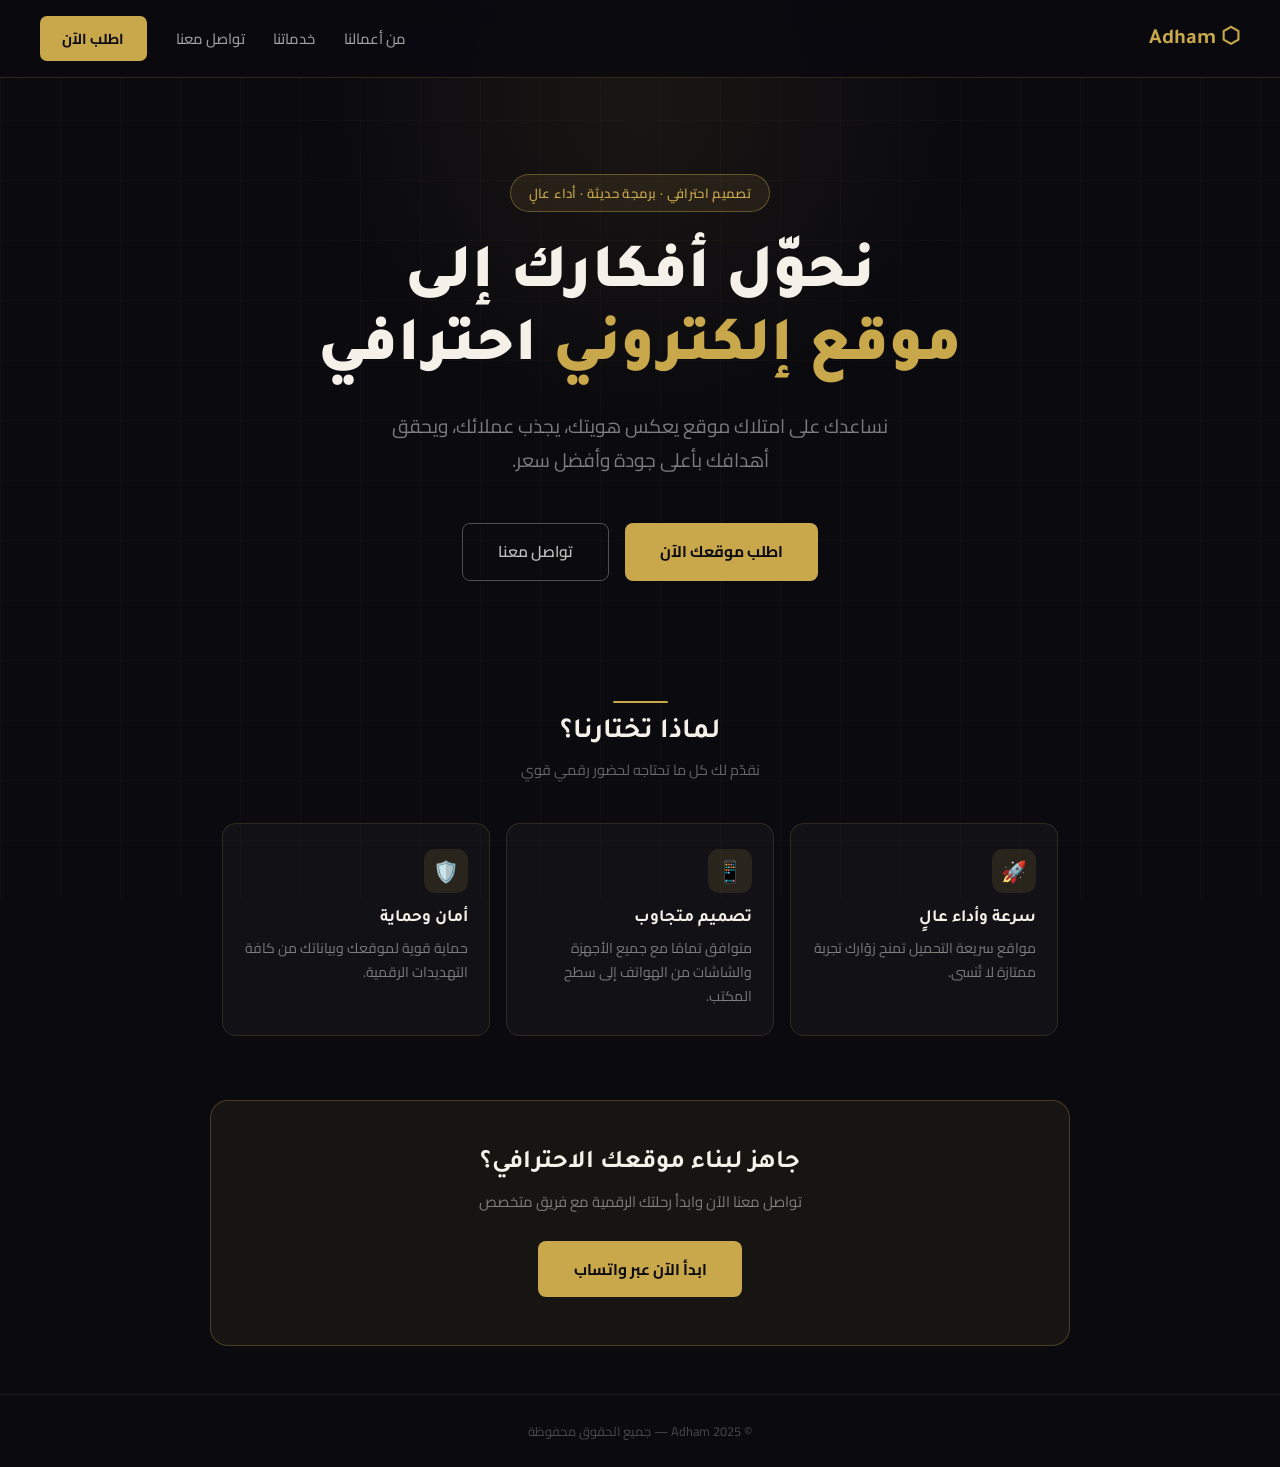
<file: غع.html>
<!DOCTYPE html>
<html lang="ar" dir="rtl">
<head>
  <meta charset="UTF-8">
  <meta name="viewport" content="width=device-width, initial-scale=1.0">
  <title>Adham — لإنشاء المواقع</title>
  <link rel="preconnect" href="https://fonts.googleapis.com">
  <link href="https://fonts.googleapis.com/css2?family=Cairo:wght@400;600;700;900&family=Tajawal:wght@400;500;700;900&display=swap" rel="stylesheet">
  <style>
    * { margin: 0; padding: 0; box-sizing: border-box; }

    body {
      font-family: 'Cairo', sans-serif;
      background: #0a0a0f;
      color: #f0eee8;
      min-height: 100vh;
      overflow-x: hidden;
    }

    .bg-grid {
      position: fixed;
      inset: 0;
      background-image:
        linear-gradient(rgba(180,140,80,0.04) 1px, transparent 1px),
        linear-gradient(90deg, rgba(180,140,80,0.04) 1px, transparent 1px);
      background-size: 60px 60px;
      pointer-events: none;
      z-index: 0;
    }

    .bg-glow {
      position: fixed;
      width: 700px; height: 700px;
      border-radius: 50%;
      background: radial-gradient(circle, rgba(180,140,60,0.09) 0%, transparent 70%);
      top: -250px; left: 50%;
      transform: translateX(-50%);
      pointer-events: none;
      z-index: 0;
    }

    /* ── NAV ── */
    nav {
      position: sticky;
      top: 0;
      z-index: 100;
      display: flex;
      align-items: center;
      justify-content: space-between;
      padding: 1rem 2.5rem;
      background: rgba(10,10,15,0.88);
      backdrop-filter: blur(14px);
      border-bottom: 0.5px solid rgba(201,168,76,0.2);
    }

    .nav-logo {
      font-family: 'Tajawal', sans-serif;
      font-weight: 700;
      font-size: 1.35rem;
      color: #c9a84c;
    }

    .nav-links {
      display: flex;
      gap: 1.8rem;
      list-style: none;
      align-items: center;
    }

    .nav-links a {
      color: rgba(240,238,232,0.65);
      text-decoration: none;
      font-size: 0.92rem;
      font-weight: 500;
      transition: color 0.2s;
    }

    .nav-links a:hover { color: #c9a84c; }

    .nav-cta {
      background: #c9a84c;
      color: #0a0a0f;
      border: none;
      padding: 0.55rem 1.4rem;
      border-radius: 7px;
      font-family: 'Cairo', sans-serif;
      font-weight: 700;
      font-size: 0.9rem;
      cursor: pointer;
      transition: background 0.2s, transform 0.15s;
    }

    .nav-cta:hover { background: #d4b460; transform: scale(1.02); }

    /* hamburger – mobile only */
    .menu-toggle {
      display: none;
      font-size: 1.5rem;
      cursor: pointer;
      color: #c9a84c;
      user-select: none;
    }

    /* ── HERO ── */
    .hero {
      position: relative;
      z-index: 1;
      text-align: center;
      padding: 6rem 2rem 4.5rem;
      max-width: 780px;
      margin: 0 auto;
    }

    .hero-badge {
      display: inline-block;
      background: rgba(201,168,76,0.1);
      border: 0.5px solid rgba(201,168,76,0.4);
      color: #c9a84c;
      font-size: 0.82rem;
      font-weight: 600;
      padding: 0.38rem 1.1rem;
      border-radius: 100px;
      margin-bottom: 1.8rem;
      letter-spacing: 0.03em;
    }

    .hero h1 {
      font-family: 'Tajawal', sans-serif;
      font-weight: 900;
      font-size: clamp(2.2rem, 6vw, 3.9rem);
      line-height: 1.18;
      color: #f5f0e8;
      margin-bottom: 0.3rem;
    }

    .hero h1 .gold { color: #c9a84c; }

    .hero-sub {
      font-size: clamp(1rem, 2.5vw, 1.2rem);
      color: rgba(240,238,232,0.5);
      line-height: 1.8;
      max-width: 540px;
      margin: 1.3rem auto 2.8rem;
      font-weight: 400;
    }

    .hero-actions {
      display: flex;
      gap: 1rem;
      justify-content: center;
      flex-wrap: wrap;
    }

    .btn-primary {
      background: #c9a84c;
      color: #0a0a0f;
      border: none;
      padding: 0.85rem 2.2rem;
      border-radius: 8px;
      font-family: 'Cairo', sans-serif;
      font-weight: 700;
      font-size: 0.97rem;
      cursor: pointer;
      transition: background 0.2s, transform 0.15s;
    }

    .btn-primary:hover { background: #d4b460; transform: translateY(-2px); }

    .btn-outline {
      background: transparent;
      color: rgba(240,238,232,0.8);
      border: 0.5px solid rgba(240,238,232,0.3);
      padding: 0.85rem 2.2rem;
      border-radius: 8px;
      font-family: 'Cairo', sans-serif;
      font-weight: 600;
      font-size: 0.97rem;
      cursor: pointer;
      transition: border-color 0.2s, color 0.2s;
    }

    .btn-outline:hover { border-color: #c9a84c; color: #c9a84c; }

    /* ── FEATURES ── */
    .features {
      position: relative;
      z-index: 1;
      padding: 3rem 2rem;
      max-width: 900px;
      margin: 0 auto;
    }

    .section-header { text-align: center; margin-bottom: 2.5rem; }

    .divider-line {
      width: 55px; height: 2px;
      background: #c9a84c;
      margin: 0 auto 0.8rem;
      border-radius: 2px;
    }

    .section-title {
      font-family: 'Tajawal', sans-serif;
      font-weight: 700;
      font-size: 1.75rem;
      color: #f5f0e8;
      margin-bottom: 0.4rem;
    }

    .section-sub {
      color: rgba(240,238,232,0.4);
      font-size: 0.9rem;
    }

    .cards-grid {
      display: grid;
      grid-template-columns: repeat(auto-fit, minmax(220px, 1fr));
      gap: 1rem;
    }

    .card {
      background: rgba(255,255,255,0.03);
      border: 0.5px solid rgba(201,168,76,0.16);
      border-radius: 14px;
      padding: 1.6rem 1.3rem;
      transition: background 0.25s, border-color 0.25s, transform 0.2s;
      cursor: default;
    }

    .card:hover {
      background: rgba(201,168,76,0.07);
      border-color: rgba(201,168,76,0.4);
      transform: translateY(-4px);
    }

    .card-icon {
      width: 44px; height: 44px;
      background: rgba(201,168,76,0.13);
      border-radius: 11px;
      display: flex;
      align-items: center;
      justify-content: center;
      margin-bottom: 1rem;
      font-size: 1.3rem;
    }

    .card h3 {
      font-family: 'Tajawal', sans-serif;
      font-weight: 700;
      font-size: 1.08rem;
      color: #f5f0e8;
      margin-bottom: 0.5rem;
    }

    .card p {
      font-size: 0.88rem;
      color: rgba(240,238,232,0.48);
      line-height: 1.7;
    }

    /* ── CTA STRIP ── */
    .cta-strip {
      position: relative;
      z-index: 1;
      background: rgba(201,168,76,0.07);
      border: 0.5px solid rgba(201,168,76,0.28);
      border-radius: 18px;
      padding: 3rem 2rem;
      text-align: center;
      max-width: 860px;
      margin: 1rem auto 3rem;
    }

    .cta-strip h2 {
      font-family: 'Tajawal', sans-serif;
      font-weight: 700;
      font-size: 1.6rem;
      color: #f5f0e8;
      margin-bottom: 0.6rem;
    }

    .cta-strip p {
      color: rgba(240,238,232,0.48);
      font-size: 0.93rem;
      margin-bottom: 1.6rem;
    }

    /* ── FOOTER ── */
    footer {
      position: relative;
      z-index: 1;
      text-align: center;
      padding: 1.5rem;
      border-top: 0.5px solid rgba(255,255,255,0.07);
      color: rgba(240,238,232,0.28);
      font-size: 0.8rem;
    }

    /* ── MOBILE ── */
    @media (max-width: 640px) {
      nav { padding: 1rem 1.2rem; }
      .nav-links { display: none; flex-direction: column; gap: 1rem; }
      .nav-links.open { display: flex; position: absolute; top: 64px; left: 0; right: 0; background: rgba(10,10,15,0.97); padding: 1.5rem; border-bottom: 0.5px solid rgba(201,168,76,0.2); }
      .menu-toggle { display: block; }
      .hero { padding: 4rem 1.2rem 3rem; }
      .features { padding: 2rem 1.2rem; }
      .cta-strip { margin: 1rem 1.2rem 2.5rem; padding: 2rem 1.2rem; }
    }
  </style>
</head>
<body>

<div class="bg-grid"></div>
<div class="bg-glow"></div>

<!-- NAV -->
<nav>
  <div class="nav-logo">⬡ Adham</div>
  <div class="menu-toggle" id="menu-toggle">☰</div>
  <ul class="nav-links" id="nav">
    <li><a href="m.html">من أعمالنا</a></li>
    <li><a href="https://www.gcschool.tech/">خدماتنا</a></li>
    <li><a href="#contact">تواصل معنا</a></li>
    <button class="nav-cta" onclick="sendWhatsApp6()">اطلب الآن</button>
  </ul>
</nav>

<!-- HERO -->
<section class="hero" id="we">
  <div class="hero-badge">تصميم احترافي · برمجة حديثة · أداء عالٍ</div>
  <h1>نحوّل أفكارك إلى<br><span class="gold">موقع إلكتروني</span> احترافي</h1>
  <p class="hero-sub">
    نساعدك على امتلاك موقع يعكس هويتك، يجذب عملائك،
    ويحقق أهدافك بأعلى جودة وأفضل سعر.
  </p>
  <div class="hero-actions">
    <button class="btn-primary" onclick="sendWhatsApp6()">اطلب موقعك الآن</button>
    <button class="btn-outline" onclick="sendWhatsApp()">تواصل معنا</button>
  </div>
</section>

<!-- FEATURES -->
<section class="features">
  <div class="section-header">
    <div class="divider-line"></div>
    <h2 class="section-title">لماذا تختارنا؟</h2>
    <p class="section-sub">نقدّم لك كل ما تحتاجه لحضور رقمي قوي</p>
  </div>

  <div class="cards-grid">
    <div class="card">
      <div class="card-icon">🚀</div>
      <h3>سرعة وأداء عالٍ</h3>
      <p>مواقع سريعة التحميل تمنح زوّارك تجربة ممتازة لا تُنسى.</p>
    </div>
    <div class="card">
      <div class="card-icon">📱</div>
      <h3>تصميم متجاوب</h3>
      <p>متوافق تمامًا مع جميع الأجهزة والشاشات من الهواتف إلى سطح المكتب.</p>
    </div>
    <div class="card">
      <div class="card-icon">🛡️</div>
      <h3>أمان وحماية</h3>
      <p>حماية قوية لموقعك وبياناتك من كافة التهديدات الرقمية.</p>
    </div>
  </div>
</section>

<!-- CTA -->
<div style="padding: 0 1.5rem;">
  <div class="cta-strip" id="contact">
    <h2>جاهز لبناء موقعك الاحترافي؟</h2>
    <p>تواصل معنا الآن وابدأ رحلتك الرقمية مع فريق متخصص</p>
    <button class="btn-primary" onclick="sendWhatsApp6()">ابدأ الآن عبر واتساب</button>
  </div>
</div>

<footer>© 2025 Adham — جميع الحقوق محفوظة</footer>

<script src="ht.js"></script>
<script>
  document.getElementById('menu-toggle').addEventListener('click', function() {
    document.getElementById('nav').classList.toggle('open');
  });
</script>
</body>
</html>
</file>
<file: go.css>
/* ==========================================================================
   ENG. ADHAM MOHAMED — INTERACTIVE PORTFOLIO & WEB STUDIO (ENGLISH LTR)
   Ultra-Modern Dark Gold Aesthetic with 3D Animations & Micro-Interactions
   ========================================================================== */

:root {
  --bg-main: #060911;
  --bg-secondary: #0b101d;
  --bg-card: rgba(15, 22, 39, 0.72);
  --bg-card-hover: rgba(22, 33, 58, 0.9);
  --bg-glass: rgba(9, 13, 24, 0.84);

  --gold-100: #fbf5de;
  --gold-200: #f4e6af;
  --gold-300: #ebd17a;
  --gold-400: #e5be53;
  --gold-500: #c9a84c;
  --gold-600: #a4822e;
  --gold-glow: rgba(201, 168, 76, 0.28);
  --gold-border: rgba(201, 168, 76, 0.32);

  --accent-cyan: #38bdf8;
  --accent-purple: #a78bfa;
  --accent-green: #10b981;
  --text-primary: #f8fafc;
  --text-secondary: #cbd5e1;
  --text-muted: #94a3b8;
  --text-dark: #07090f;

  --border-light: rgba(255, 255, 255, 0.08);
  --border-card: rgba(255, 255, 255, 0.07);
  --radius-sm: 8px;
  --radius-md: 14px;
  --radius-lg: 20px;
  --radius-xl: 28px;
  --radius-full: 9999px;

  --font-display: 'Outfit', sans-serif;
  --font-body: 'Plus Jakarta Sans', sans-serif;
  --transition: all 0.32s cubic-bezier(0.16, 1, 0.3, 1);
}

/* ── RESET & BASE ── */
*,
*::before,
*::after {
  box-sizing: border-box;
  margin: 0;
  padding: 0;
}

html {
  scroll-behavior: smooth;
  scroll-padding-top: 90px;
  -webkit-font-smoothing: antialiased;
}

body {
  background-color: var(--bg-main);
  color: var(--text-primary);
  font-family: var(--font-body);
  font-size: 16px;
  line-height: 1.72;
  direction: ltr;
  text-align: left;
  overflow-x: hidden;
  position: relative;
  min-height: 100vh;
}

::selection {
  background: var(--gold-500);
  color: var(--text-dark);
}

/* ── SCROLL PROGRESS BAR ── */
.scroll-progress-bar {
  position: fixed;
  top: 0;
  left: 0;
  height: 3px;
  width: 0%;
  background: linear-gradient(90deg, var(--gold-400), var(--accent-cyan), #fff4c2);
  z-index: 1200;
  box-shadow: 0 0 12px var(--gold-400);
  transition: width 0.08s linear;
}

/* ── AMBIENT BACKGROUND, PARTICLES & CURSOR GLOW ── */
#particles-canvas {
  position: fixed;
  inset: 0;
  width: 100%;
  height: 100%;
  pointer-events: none;
  z-index: 0;
  opacity: 0.72;
}

.bg-grid-pattern {
  position: fixed;
  inset: 0;
  background-image:
    linear-gradient(rgba(201, 168, 76, 0.03) 1px, transparent 1px),
    linear-gradient(90deg, rgba(201, 168, 76, 0.03) 1px, transparent 1px);
  background-size: 56px 56px;
  pointer-events: none;
  z-index: 0;
}

.ambient-glow-top {
  position: fixed;
  width: 820px;
  height: 620px;
  border-radius: 50%;
  background: radial-gradient(circle, rgba(201, 168, 76, 0.14) 0%, rgba(56, 189, 248, 0.05) 45%, transparent 70%);
  top: -240px;
  left: 50%;
  transform: translateX(-50%);
  pointer-events: none;
  z-index: 0;
  filter: blur(55px);
  animation: auroraFloat 14s ease-in-out infinite alternate;
}

.ambient-glow-right {
  position: fixed;
  width: 520px;
  height: 520px;
  border-radius: 50%;
  background: radial-gradient(circle, rgba(56, 189, 248, 0.08) 0%, transparent 70%);
  top: 42%;
  right: -200px;
  pointer-events: none;
  z-index: 0;
  filter: blur(65px);
  animation: auroraFloat 18s ease-in-out infinite alternate-reverse;
}

.cursor-glow {
  position: fixed;
  width: 440px;
  height: 440px;
  border-radius: 50%;
  background: radial-gradient(circle, rgba(201, 168, 76, 0.09) 0%, rgba(56, 189, 248, 0.03) 40%, transparent 70%);
  pointer-events: none;
  transform: translate(-50%, -50%);
  z-index: 0;
  transition: opacity 0.3s ease;
  opacity: 0;
}

@keyframes auroraFloat {
  0% {
    transform: translate(-50%, 0) scale(1);
  }

  100% {
    transform: translate(-46%, 35px) scale(1.08);
  }
}

/* ── TYPOGRAPHY ── */
h1,
h2,
h3,
h4,
h5,
h6 {
  font-family: var(--font-display);
  font-weight: 700;
  color: var(--text-primary);
  line-height: 1.22;
}

a {
  text-decoration: none;
  color: inherit;
  transition: var(--transition);
}

img {
  max-width: 100%;
  display: block;
}

.container {
  width: 100%;
  max-width: 1220px;
  margin-left: auto;
  margin-right: auto;
  padding-left: 1.5rem;
  padding-right: 1.5rem;
  position: relative;
  z-index: 2;
}

/* ── SCROLL REVEAL SYSTEM ── */
[data-reveal] {
  opacity: 0;
  transform: translateY(34px);
  transition: opacity 0.75s cubic-bezier(0.16, 1, 0.3, 1), transform 0.75s cubic-bezier(0.16, 1, 0.3, 1);
}

[data-reveal="left"] {
  transform: translateX(-40px);
}

[data-reveal="right"] {
  transform: translateX(40px);
}

[data-reveal="scale"] {
  transform: scale(0.92);
}

[data-reveal].revealed {
  opacity: 1;
  transform: translate(0, 0) scale(1);
}

/* ── NAVBAR ── */
header {
  position: fixed;
  top: 0;
  left: 0;
  right: 0;
  z-index: 1000;
  background: var(--bg-glass);
  backdrop-filter: blur(20px);
  -webkit-backdrop-filter: blur(20px);
  border-bottom: 1px solid var(--border-light);
  transition: var(--transition);
}

header.scrolled {
  background: rgba(6, 9, 17, 0.94);
  border-bottom-color: var(--gold-border);
  box-shadow: 0 12px 35px rgba(0, 0, 0, 0.55);
}

.nav-container {
  display: flex;
  align-items: center;
  justify-content: space-between;
  height: 76px;
  max-width: 1260px;
  margin: 0 auto;
  padding: 0 1.5rem;
  gap: 1rem;
}

.brand-logo {
  display: flex;
  align-items: center;
  gap: 11px;
  text-decoration: none;
  flex-shrink: 0;
}

.logo-icon {
  width: 46px;
  height: 46px;
  background: #171717;
  border: 1px solid var(--gold-500);
  border-radius: 12px;
  display: flex;
  align-items: center;
  justify-content: center;
  overflow: hidden;
  box-shadow: 0 0 20px rgba(201, 168, 76, 0.25);
  transition: var(--transition);
}

.logo-icon img {
  width: 100%;
  height: 100%;
  object-fit: cover;
}

.brand-logo:hover .logo-icon {
  transform: rotate(-6deg) scale(1.06);
  box-shadow: 0 0 26px rgba(201, 168, 76, 0.5);
}

.logo-text {
  display: flex;
  flex-direction: column;
}

.logo-title {
  font-family: var(--font-display);
  font-size: 1.25rem;
  font-weight: 800;
  letter-spacing: -0.3px;
  background: linear-gradient(135deg, #ffffff 35%, var(--gold-400));
  -webkit-background-clip: text;
  -webkit-text-fill-color: transparent;
}

.logo-sub {
  font-size: 0.72rem;
  color: var(--text-muted);
  font-weight: 600;
  margin-top: -2px;
}

.nav-menu {
  display: flex;
  align-items: center;
  gap: 0.5rem;
  list-style: none;
}

.nav-menu a.nav-link {
  color: var(--text-secondary);
  font-size: 0.9rem;
  font-weight: 600;
  padding: 7px 11px;
  border-radius: var(--radius-sm);
  position: relative;
  white-space: nowrap;
}

.nav-menu a.nav-link::after {
  content: '';
  position: absolute;
  bottom: 2px;
  left: 11px;
  right: 11px;
  height: 2px;
  background: linear-gradient(90deg, var(--gold-400), var(--accent-cyan));
  border-radius: 2px;
  transform: scaleX(0);
  transform-origin: center;
  transition: transform 0.28s ease;
}

.nav-menu a.nav-link:hover,
.nav-menu a.nav-link.active-link {
  color: var(--gold-300);
  background: rgba(201, 168, 76, 0.07);
}

.nav-menu a.nav-link:hover::after,
.nav-menu a.nav-link.active-link::after {
  transform: scaleX(1);
}

.nav-social-group {
  display: flex;
  align-items: center;
  gap: 8px;
  margin-left: 6px;
}

.nav-social-icon {
  width: 38px;
  height: 38px;
  border-radius: 10px;
  background: rgba(255, 255, 255, 0.04);
  border: 1px solid var(--border-light);
  display: inline-flex;
  align-items: center;
  justify-content: center;
  color: var(--text-secondary);
  font-size: 1.05rem;
  transition: var(--transition);
}

.nav-social-icon:hover {
  color: var(--gold-300);
  border-color: var(--gold-500);
  background: rgba(201, 168, 76, 0.12);
  transform: translateY(-2px);
}

.nav-cta-btn {
  background: linear-gradient(135deg, var(--gold-500), var(--gold-400));
  color: var(--text-dark) !important;
  font-family: var(--font-body);
  font-weight: 800;
  font-size: 0.88rem;
  padding: 9px 20px !important;
  border-radius: var(--radius-md);
  border: none;
  cursor: pointer;
  box-shadow: 0 4px 18px rgba(201, 168, 76, 0.35);
  transition: var(--transition);
  display: inline-flex;
  align-items: center;
  gap: 8px;
  white-space: nowrap;
  position: relative;
  overflow: hidden;
}

.nav-cta-btn:hover {
  background: linear-gradient(135deg, var(--gold-400), #f6deb3);
  transform: translateY(-2px);
  box-shadow: 0 8px 24px rgba(201, 168, 76, 0.5);
}

.menu-toggle {
  display: none;
  width: 44px;
  height: 44px;
  border-radius: 10px;
  background: rgba(255, 255, 255, 0.05);
  border: 1px solid var(--border-light);
  color: var(--gold-400);
  font-size: 1.4rem;
  align-items: center;
  justify-content: center;
  cursor: pointer;
  transition: var(--transition);
}

.menu-toggle:hover {
  background: rgba(201, 168, 76, 0.15);
  border-color: var(--gold-border);
}

/* ── BUTTONS + SHIMMER + RIPPLE ── */
.btn {
  display: inline-flex;
  align-items: center;
  justify-content: center;
  gap: 10px;
  font-family: var(--font-body);
  font-weight: 700;
  font-size: 0.96rem;
  padding: 13px 26px;
  border-radius: var(--radius-md);
  cursor: pointer;
  border: none;
  transition: var(--transition);
  text-decoration: none;
  position: relative;
  overflow: hidden;
}

.btn-primary {
  background: linear-gradient(135deg, var(--gold-500) 0%, var(--gold-400) 100%);
  color: var(--text-dark);
  box-shadow: 0 8px 28px rgba(201, 168, 76, 0.35);
}

.btn-primary::before {
  content: '';
  position: absolute;
  top: 0;
  left: -120%;
  width: 60%;
  height: 100%;
  background: linear-gradient(120deg, transparent, rgba(255, 255, 255, 0.45), transparent);
  transform: skewX(-22deg);
  transition: left 0.65s ease;
}

.btn-primary:hover::before {
  left: 140%;
}

.btn-primary:hover {
  background: linear-gradient(135deg, var(--gold-400) 0%, #f6deb3 100%);
  transform: translateY(-3px);
  box-shadow: 0 14px 34px rgba(201, 168, 76, 0.52);
  color: var(--text-dark);
}

.rocket-icon-black {
  color: #000000 !important;
  font-size: 1.12rem;
  margin-left: 0;
  margin-right: 0;
  display: inline-flex;
  align-items: center;
  justify-content: center;
  transition: transform 0.3s ease;
}

.btn-primary:hover .rocket-icon-black {
  transform: translate(2px, -3px) rotate(10deg);
}

.btn-outline {
  background: rgba(255, 255, 255, 0.035);
  color: var(--text-primary);
  border: 1px solid var(--border-light);
  backdrop-filter: blur(10px);
}

.btn-outline:hover {
  border-color: var(--gold-500);
  background: rgba(201, 168, 76, 0.1);
  color: var(--gold-300);
  transform: translateY(-3px);
}

.btn-ripple {
  position: absolute;
  border-radius: 50%;
  background: rgba(255, 255, 255, 0.35);
  transform: scale(0);
  animation: rippleEffect 0.6s linear;
  pointer-events: none;
}

@keyframes rippleEffect {
  to {
    transform: scale(4);
    opacity: 0;
  }
}

/* ── SECTION BADGES & HEADERS ── */
.section-tag {
  display: inline-flex;
  align-items: center;
  gap: 8px;
  background: rgba(201, 168, 76, 0.1);
  border: 1px solid var(--gold-border);
  color: var(--gold-400);
  font-size: 0.84rem;
  font-weight: 700;
  padding: 6px 16px;
  border-radius: var(--radius-full);
  margin-bottom: 1.2rem;
  letter-spacing: 0.4px;
  text-transform: uppercase;
}

.section-tag .dot {
  width: 7px;
  height: 7px;
  border-radius: 50%;
  background: var(--gold-400);
  box-shadow: 0 0 10px var(--gold-400);
  animation: pulse 2s infinite;
}

@keyframes pulse {

  0%,
  100% {
    opacity: 1;
    transform: scale(1);
  }

  50% {
    opacity: 0.4;
    transform: scale(0.8);
  }
}

.section-header {
  text-align: center;
  max-width: 730px;
  margin: 0 auto 3.5rem;
}

.section-title {
  font-size: clamp(1.9rem, 4vw, 2.75rem);
  font-weight: 800;
  margin-bottom: 1rem;
  background: linear-gradient(135deg, #ffffff 30%, var(--gold-300) 100%);
  -webkit-background-clip: text;
  -webkit-text-fill-color: transparent;
}

.section-subtitle {
  color: var(--text-muted);
  font-size: 1.02rem;
  line-height: 1.75;
}

/* ==========================================================================
   PERSONAL HERO SECTION (LEFT: PERSONAL PHOTO | RIGHT: NAME & DETAILS)
   ========================================================================== */
.hero {
  position: relative;
  padding: 128px 0 85px;
  overflow: hidden;
  z-index: 2;
}

.hero-split-grid {
  display: grid;
  grid-template-columns: 0.85fr 1.15fr;
  gap: 3.5rem;
  align-items: center;
  margin-bottom: 4rem;
}

/* Left Side in LTR = First child (Personal Photo Showcase) */
.hero-photo-col {
  display: flex;
  justify-content: center;
  align-items: center;
  position: relative;
  animation: heroSlideLeft 0.9s cubic-bezier(0.16, 1, 0.3, 1) forwards;
}

@keyframes heroSlideLeft {
  from {
    opacity: 0;
    transform: translateX(-32px) scale(0.95);
  }

  to {
    opacity: 1;
    transform: translateX(0) scale(1);
  }
}

.photo-stage {
  position: relative;
  width: 370px;
  height: 425px;
  display: flex;
  align-items: center;
  justify-content: center;
  perspective: 1000px;
}

.photo-aura {
  position: absolute;
  inset: -20px;
  border-radius: 50%;
  background: radial-gradient(circle, rgba(201, 168, 76, 0.25) 0%, rgba(56, 189, 248, 0.1) 45%, transparent 72%);
  filter: blur(30px);
  z-index: 0;
  animation: pulseAura 4s ease-in-out infinite alternate;
}

@keyframes pulseAura {
  0% {
    transform: scale(0.94);
    opacity: 0.75;
  }

  100% {
    transform: scale(1.08);
    opacity: 1;
  }
}

.orbit-ring {
  position: absolute;
  border-radius: 50%;
  pointer-events: none;
  z-index: 1;
}

.orbit-ring-1 {
  width: 390px;
  height: 390px;
  border: 1.5px dashed rgba(201, 168, 76, 0.38);
  animation: spinCW 22s linear infinite;
}

.orbit-ring-2 {
  width: 425px;
  height: 425px;
  border: 1px solid transparent;
  border-top-color: rgba(56, 189, 248, 0.45);
  border-bottom-color: rgba(201, 168, 76, 0.45);
  animation: spinCCW 16s linear infinite;
}

@keyframes spinCW {
  from {
    transform: rotate(0deg);
  }

  to {
    transform: rotate(360deg);
  }
}

@keyframes spinCCW {
  from {
    transform: rotate(360deg);
  }

  to {
    transform: rotate(0deg);
  }
}

.photo-card-3d {
  position: relative;
  width: 320px;
  height: 390px;
  border-radius: 30px;
  padding: 5px;
  background: linear-gradient(145deg, var(--gold-400), rgba(56, 189, 248, 0.55), var(--gold-600));
  box-shadow: 0 25px 65px rgba(0, 0, 0, 0.75), 0 0 40px rgba(201, 168, 76, 0.22);
  z-index: 2;
  transition: transform 0.18s ease-out, box-shadow 0.3s ease;
  transform-style: preserve-3d;
}

.photo-card-3d:hover {
  box-shadow: 0 30px 80px rgba(0, 0, 0, 0.85), 0 0 55px rgba(201, 168, 76, 0.38);
}

.photo-inner {
  width: 100%;
  height: 100%;
  border-radius: 25px;
  overflow: hidden;
  background: #0d1322;
  position: relative;
}

.photo-inner img {
  width: 100%;
  height: 100%;
  object-fit: cover;
  object-position: center 36%;
  transition: transform 0.5s ease;
}

.photo-card-3d:hover .photo-inner img {
  transform: scale(1.04);
}

.photo-bottom-badge {
  position: absolute;
  bottom: 12px;
  left: 12px;
  right: 12px;
  background: rgba(6, 9, 17, 0.82);
  backdrop-filter: blur(12px);
  border: 1px solid var(--gold-border);
  border-radius: 14px;
  padding: 9px 13px;
  display: flex;
  align-items: center;
  justify-content: space-between;
  transform: translateZ(20px);
}

.photo-badge-name {
  font-family: var(--font-display);
  font-weight: 800;
  font-size: 0.92rem;
  color: #fff;
}

.photo-badge-role {
  font-size: 0.72rem;
  color: var(--gold-300);
  font-weight: 600;
}

.photo-live-tag {
  background: rgba(16, 185, 129, 0.18);
  border: 1px solid rgba(16, 185, 129, 0.45);
  color: #34d399;
  font-size: 0.72rem;
  font-weight: 700;
  padding: 3px 9px;
  border-radius: var(--radius-full);
  display: inline-flex;
  align-items: center;
  gap: 5px;
}

/* Floating Animated Badges around Photo */
.float-badge {
  position: absolute;
  z-index: 4;
  background: rgba(11, 16, 29, 0.9);
  backdrop-filter: blur(14px);
  border: 1px solid var(--gold-border);
  border-radius: 14px;
  padding: 8px 13px;
  display: flex;
  align-items: center;
  gap: 8px;
  font-size: 0.8rem;
  font-weight: 700;
  color: var(--text-primary);
  box-shadow: 0 12px 30px rgba(0, 0, 0, 0.5);
  pointer-events: none;
}

.float-badge i {
  color: var(--gold-400);
  font-size: 0.98rem;
}

.float-badge-1 {
  top: 16px;
  left: -14px;
  animation: floatBob 4.2s ease-in-out infinite;
}

.float-badge-2 {
  top: 44%;
  right: -24px;
  animation: floatBob 5s ease-in-out 0.6s infinite;
}

.float-badge-3 {
  bottom: 84px;
  left: -20px;
  animation: floatBob 4.6s ease-in-out 1.2s infinite;
}

@keyframes floatBob {

  0%,
  100% {
    transform: translateY(0px);
  }

  50% {
    transform: translateY(-10px);
  }
}

/* Right Side in LTR = Second child (Name & Details About Me) */
.hero-info-col {
  text-align: left;
  animation: heroSlideRight 0.9s cubic-bezier(0.16, 1, 0.3, 1) forwards;
}

@keyframes heroSlideRight {
  from {
    opacity: 0;
    transform: translateX(32px);
  }

  to {
    opacity: 1;
    transform: translateX(0);
  }
}

.hero-status-pill {
  display: inline-flex;
  align-items: center;
  gap: 10px;
  background: rgba(16, 185, 129, 0.11);
  border: 1px solid rgba(16, 185, 129, 0.35);
  color: #34d399;
  font-size: 0.84rem;
  font-weight: 700;
  padding: 6px 16px;
  border-radius: var(--radius-full);
  margin-bottom: 1.35rem;
  box-shadow: 0 0 20px rgba(16, 185, 129, 0.12);
}

.status-dot {
  width: 8px;
  height: 8px;
  background-color: var(--accent-green);
  border-radius: 50%;
  box-shadow: 0 0 12px var(--accent-green);
  animation: pulse 1.8s infinite;
}

.hero-greeting {
  font-size: 1.12rem;
  font-weight: 700;
  color: var(--gold-300);
  margin-bottom: 0.3rem;
  display: flex;
  align-items: center;
  gap: 8px;
}

.wave-hand {
  display: inline-block;
  animation: waveAnim 2.2s infinite;
  transform-origin: 70% 70%;
}

@keyframes waveAnim {

  0%,
  100% {
    transform: rotate(0deg);
  }

  15% {
    transform: rotate(16deg);
  }

  30% {
    transform: rotate(-10deg);
  }

  45% {
    transform: rotate(16deg);
  }

  60% {
    transform: rotate(-6deg);
  }

  75% {
    transform: rotate(10deg);
  }
}

.hero-name {
  font-size: clamp(2.4rem, 4.8vw, 3.85rem);
  font-weight: 900;
  line-height: 1.12;
  margin-bottom: 0.65rem;
  letter-spacing: -0.6px;
}

.gold-gradient-text {
  background: linear-gradient(120deg, #fff6d6 0%, var(--gold-400) 35%, var(--gold-500) 65%, #fff0b8 100%);
  background-size: 200% auto;
  -webkit-background-clip: text;
  -webkit-text-fill-color: transparent;
  animation: goldShimmer 4.5s linear infinite;
}

@keyframes goldShimmer {
  0% {
    background-position: 0% center;
  }

  100% {
    background-position: 200% center;
  }
}

.hero-typing-wrap {
  font-family: var(--font-display);
  font-size: clamp(1.1rem, 2.1vw, 1.42rem);
  font-weight: 700;
  color: var(--accent-cyan);
  min-height: 2.2rem;
  margin-bottom: 1.25rem;
  display: flex;
  align-items: center;
  gap: 4px;
}

.typing-cursor {
  display: inline-block;
  color: var(--gold-400);
  font-weight: 900;
  animation: blinkCursor 0.85s infinite;
}

@keyframes blinkCursor {

  0%,
  100% {
    opacity: 1;
  }

  50% {
    opacity: 0;
  }
}

.hero-bio {
  font-size: 1.03rem;
  color: var(--text-secondary);
  line-height: 1.85;
  margin-bottom: 1.55rem;
  max-width: 650px;
}

.hero-bio strong {
  color: var(--gold-300);
}

.hero-info-badges {
  display: flex;
  flex-wrap: wrap;
  gap: 10px;
  margin-bottom: 1.75rem;
}

.info-chip {
  display: inline-flex;
  align-items: center;
  gap: 8px;
  background: rgba(15, 22, 39, 0.78);
  border: 1px solid var(--border-light);
  padding: 7px 14px;
  border-radius: var(--radius-md);
  font-size: 0.86rem;
  font-weight: 600;
  color: var(--text-secondary);
  transition: var(--transition);
}

.info-chip i {
  color: var(--gold-400);
}

.info-chip:hover {
  border-color: var(--gold-border);
  transform: translateY(-2px);
  color: #fff;
}

/* Social Links Cards inside Hero */
.hero-social-row {
  display: flex;
  flex-wrap: wrap;
  gap: 12px;
  margin-bottom: 1.75rem;
}

.social-pill-btn {
  display: inline-flex;
  align-items: center;
  gap: 10px;
  padding: 10px 18px;
  border-radius: var(--radius-md);
  font-weight: 700;
  font-size: 0.9rem;
  border: 1px solid var(--border-light);
  background: rgba(16, 23, 41, 0.85);
  color: var(--text-primary);
  transition: var(--transition);
  position: relative;
  overflow: hidden;
}

.social-pill-btn i {
  font-size: 1.18rem;
  transition: transform 0.3s ease;
}

.social-pill-btn.github:hover {
  border-color: #f8fafc;
  background: rgba(255, 255, 255, 0.1);
  box-shadow: 0 8px 25px rgba(255, 255, 255, 0.12);
  transform: translateY(-3px);
}

.social-pill-btn.linkedin {
  border-color: rgba(10, 102, 194, 0.45);
  background: rgba(10, 102, 194, 0.12);
}

.social-pill-btn.linkedin i {
  color: #38bdf8;
}

.social-pill-btn.linkedin:hover {
  border-color: #38bdf8;
  background: rgba(10, 102, 194, 0.28);
  box-shadow: 0 8px 25px rgba(56, 189, 248, 0.24);
  transform: translateY(-3px);
}

.khamsat-glyph {
  display: inline-flex;
  align-items: center;
  justify-content: center;
  width: 22px;
  height: 22px;
  border-radius: 6px;
  background: linear-gradient(135deg, #ff7b00, #ea580c);
  color: #ffffff;
  font-family: var(--font-display);
  font-weight: 900;
  font-size: 0.86rem;
  line-height: 1;
  box-shadow: 0 2px 10px rgba(249, 115, 22, 0.35);
  transition: transform 0.3s ease;
  flex-shrink: 0;
}

.khamsat-glyph.sm {
  width: 18px;
  height: 18px;
  font-size: 0.74rem;
  border-radius: 5px;
}

.nav-social-icon.khamsat:hover {
  border-color: #fb923c;
  background: rgba(249, 115, 22, 0.14);
}

.nav-social-icon.khamsat:hover .khamsat-glyph,
.social-pill-btn.khamsat:hover .khamsat-glyph {
  transform: scale(1.14) rotate(6deg);
}

.social-pill-btn.khamsat {
  border-color: rgba(249, 115, 22, 0.45);
  background: rgba(249, 115, 22, 0.12);
}

.social-pill-btn.khamsat:hover {
  border-color: #fb923c;
  background: rgba(249, 115, 22, 0.24);
  box-shadow: 0 8px 25px rgba(249, 115, 22, 0.25);
  transform: translateY(-3px);
}

.social-pill-btn:hover i {
  transform: scale(1.18) rotate(6deg);
}

.hero-actions {
  display: flex;
  gap: 1rem;
  align-items: center;
  flex-wrap: wrap;
}

/* ── STATS STRIP ── */
.stats-grid {
  display: grid;
  grid-template-columns: repeat(4, 1fr);
  gap: 1.2rem;
  background: rgba(15, 22, 39, 0.65);
  border: 1px solid var(--border-light);
  border-radius: var(--radius-lg);
  padding: 1.8rem 1.5rem;
  backdrop-filter: blur(14px);
  box-shadow: 0 18px 45px rgba(0, 0, 0, 0.4);
}

.stat-item {
  text-align: center;
  padding: 0.5rem 1rem;
  border-right: 1px solid var(--border-light);
  transition: transform 0.3s ease;
}

.stat-item:hover {
  transform: translateY(-4px);
}

.stat-item:last-child {
  border-right: none;
}

.stat-num {
  font-family: var(--font-display);
  font-size: 2.15rem;
  font-weight: 900;
  color: var(--gold-400);
  line-height: 1;
  margin-bottom: 0.4rem;
  display: flex;
  align-items: center;
  justify-content: center;
  gap: 4px;
}

.stat-label {
  font-size: 0.86rem;
  color: var(--text-muted);
  font-weight: 600;
}

/* ==========================================================================
   TOOLS & TECH STACK SECTION (BELOW HERO)
   ========================================================================== */
.tools-section {
  padding: 85px 0 95px;
  position: relative;
  z-index: 2;
  background: linear-gradient(180deg, transparent, rgba(13, 18, 31, 0.58), transparent);
}

.tools-filter-tabs {
  display: flex;
  justify-content: center;
  flex-wrap: wrap;
  gap: 10px;
  margin-bottom: 2.8rem;
}

.tool-tab-btn {
  background: rgba(15, 22, 39, 0.78);
  border: 1px solid var(--border-light);
  color: var(--text-secondary);
  font-family: var(--font-body);
  font-size: 0.9rem;
  font-weight: 700;
  padding: 9px 22px;
  border-radius: var(--radius-full);
  cursor: pointer;
  transition: var(--transition);
}

.tool-tab-btn:hover {
  border-color: var(--gold-border);
  color: var(--gold-300);
  transform: translateY(-2px);
}

.tool-tab-btn.active {
  background: linear-gradient(135deg, var(--gold-500), var(--gold-400));
  color: var(--text-dark);
  border-color: transparent;
  box-shadow: 0 6px 20px rgba(201, 168, 76, 0.35);
}

.tools-grid {
  display: grid;
  grid-template-columns: repeat(4, 1fr);
  gap: 1.4rem;
  margin-bottom: 3.5rem;
}

.tool-card {
  background: var(--bg-card);
  border: 1px solid var(--border-card);
  border-radius: var(--radius-lg);
  padding: 1.8rem 1.5rem;
  position: relative;
  overflow: hidden;
  transition: var(--transition);
  --spotlight-x: 50%;
  --spotlight-y: 50%;
}

.tool-card::before {
  content: '';
  position: absolute;
  inset: 0;
  background: radial-gradient(280px circle at var(--spotlight-x) var(--spotlight-y), rgba(201, 168, 76, 0.14), transparent 70%);
  opacity: 0;
  transition: opacity 0.3s ease;
  pointer-events: none;
}

.tool-card:hover::before {
  opacity: 1;
}

.tool-card:hover {
  border-color: var(--gold-border);
  transform: translateY(-7px);
  box-shadow: 0 18px 40px rgba(0, 0, 0, 0.5), 0 0 25px rgba(201, 168, 76, 0.1);
}

.tool-card.hidden-tool {
  display: none;
}

.tool-card-top {
  display: flex;
  align-items: center;
  justify-content: space-between;
  margin-bottom: 1.1rem;
}

.tool-icon {
  width: 52px;
  height: 52px;
  border-radius: 14px;
  background: rgba(255, 255, 255, 0.04);
  border: 1px solid var(--border-light);
  display: flex;
  align-items: center;
  justify-content: center;
  font-size: 1.7rem;
  transition: transform 0.35s cubic-bezier(0.16, 1, 0.3, 1), box-shadow 0.35s ease;
}

.tool-card:hover .tool-icon {
  transform: scale(1.12) rotate(-6deg);
}

.tool-percent {
  font-family: var(--font-display);
  font-size: 0.84rem;
  font-weight: 800;
  color: var(--gold-300);
  background: rgba(201, 168, 76, 0.12);
  border: 1px solid var(--gold-border);
  padding: 3px 10px;
  border-radius: var(--radius-full);
}

.tool-card h3 {
  font-size: 1.12rem;
  font-weight: 800;
  margin-bottom: 0.45rem;
}

.tool-card p {
  color: var(--text-muted);
  font-size: 0.86rem;
  line-height: 1.6;
  margin-bottom: 1.2rem;
}

.tool-progress-track {
  width: 100%;
  height: 6px;
  background: rgba(255, 255, 255, 0.06);
  border-radius: var(--radius-full);
  overflow: hidden;
}

.tool-progress-fill {
  height: 100%;
  width: 0%;
  border-radius: var(--radius-full);
  background: linear-gradient(90deg, var(--gold-500), var(--gold-300), var(--accent-cyan));
  transition: width 1.25s cubic-bezier(0.16, 1, 0.3, 1);
  box-shadow: 0 0 10px rgba(201, 168, 76, 0.45);
}

/* Tool Brand Icon Colors */
.icon-html {
  color: #e34f26;
}

.icon-css {
  color: #38bdf8;
}

.icon-js {
  color: #facc15;
}

.icon-git {
  color: #f05032;
}

.icon-github {
  color: #f8fafc;
}

.icon-vercel {
  color: #ffffff;
}

.icon-vscode {
  color: #3b82f6;
}

.icon-seo {
  color: #34d399;
}

/* Infinite Marquee Strip (LTR) */
.marquee-wrapper {
  position: relative;
  overflow: hidden;
  padding: 1rem 0;
  mask-image: linear-gradient(90deg, transparent, #000 10%, #000 90%, transparent);
  -webkit-mask-image: linear-gradient(90deg, transparent, #000 10%, #000 90%, transparent);
}

.marquee-track {
  display: flex;
  gap: 1.2rem;
  width: max-content;
  animation: marqueeScrollLTR 28s linear infinite;
}

.marquee-wrapper:hover .marquee-track {
  animation-play-state: paused;
}

@keyframes marqueeScrollLTR {
  0% {
    transform: translateX(0);
  }

  100% {
    transform: translateX(-50%);
  }
}

.marquee-pill {
  display: inline-flex;
  align-items: center;
  gap: 10px;
  background: rgba(15, 22, 39, 0.85);
  border: 1px solid var(--border-light);
  padding: 10px 20px;
  border-radius: var(--radius-full);
  font-size: 0.9rem;
  font-weight: 700;
  color: var(--text-secondary);
  white-space: nowrap;
  transition: var(--transition);
}

.marquee-pill:hover {
  border-color: var(--gold-500);
  color: #fff;
  transform: scale(1.05);
}

/* ── WHY CHOOSE US (FEATURES) ── */
.features-section {
  padding: 90px 0;
  position: relative;
  z-index: 2;
}

.features-grid {
  display: grid;
  grid-template-columns: repeat(3, 1fr);
  gap: 1.5rem;
}

.feature-card {
  background: var(--bg-card);
  border: 1px solid var(--border-card);
  border-radius: var(--radius-lg);
  padding: 2.2rem 1.8rem;
  transition: var(--transition);
  position: relative;
  overflow: hidden;
}

.feature-card::before {
  content: '';
  position: absolute;
  top: 0;
  left: 0;
  right: 0;
  height: 2px;
  background: linear-gradient(90deg, transparent, var(--gold-500), transparent);
  opacity: 0;
  transition: var(--transition);
}

.feature-card:hover {
  background: var(--bg-card-hover);
  border-color: var(--gold-border);
  transform: translateY(-7px);
  box-shadow: 0 18px 42px rgba(0, 0, 0, 0.45), 0 0 25px rgba(201, 168, 76, 0.12);
}

.feature-card:hover::before {
  opacity: 1;
}

.feature-icon-box {
  width: 54px;
  height: 54px;
  border-radius: 14px;
  background: linear-gradient(135deg, rgba(201, 168, 76, 0.16), rgba(201, 168, 76, 0.04));
  border: 1px solid var(--gold-border);
  display: flex;
  align-items: center;
  justify-content: center;
  color: var(--gold-400);
  font-size: 1.6rem;
  margin-bottom: 1.4rem;
  transition: var(--transition);
}

.feature-icon-box i {
  color: var(--gold-400);
  font-size: 1.45rem;
  display: inline-flex;
  align-items: center;
  justify-content: center;
}

.feature-card:hover .feature-icon-box {
  transform: scale(1.12) rotate(5deg);
  box-shadow: 0 0 22px rgba(201, 168, 76, 0.35);
}

.feature-card h3 {
  font-size: 1.22rem;
  font-weight: 700;
  margin-bottom: 0.7rem;
  color: var(--text-primary);
}

.feature-card p {
  color: var(--text-muted);
  font-size: 0.93rem;
  line-height: 1.68;
}

/* ── SERVICES SECTION ── */
.services-section {
  padding: 90px 0;
  position: relative;
  z-index: 2;
  background: linear-gradient(180deg, transparent, rgba(13, 18, 31, 0.6), transparent);
}

.services-grid {
  display: grid;
  grid-template-columns: repeat(2, 1fr);
  gap: 2rem;
}

.service-card {
  background: var(--bg-card);
  border: 1px solid var(--border-light);
  border-radius: var(--radius-xl);
  padding: 2.5rem;
  transition: var(--transition);
  display: flex;
  flex-direction: column;
  justify-content: space-between;
  position: relative;
}

.service-card:hover {
  border-color: var(--gold-border);
  background: var(--bg-card-hover);
  transform: translateY(-6px);
  box-shadow: 0 20px 45px rgba(0, 0, 0, 0.5), 0 0 30px rgba(201, 168, 76, 0.12);
}

.service-badge {
  display: inline-block;
  align-self: flex-start;
  font-size: 0.78rem;
  font-weight: 700;
  padding: 4px 12px;
  border-radius: var(--radius-sm);
  background: rgba(201, 168, 76, 0.15);
  color: var(--gold-400);
  border: 1px solid var(--gold-border);
  margin-bottom: 1.2rem;
  text-transform: uppercase;
  letter-spacing: 0.4px;
}

.service-title {
  font-size: 1.48rem;
  font-weight: 800;
  margin-bottom: 0.9rem;
}

.service-desc {
  color: var(--text-secondary);
  font-size: 0.95rem;
  line-height: 1.72;
  margin-bottom: 1.6rem;
}

.service-features-list {
  list-style: none;
  display: flex;
  flex-direction: column;
  gap: 10px;
  margin-bottom: 2rem;
}

.service-features-list li {
  display: flex;
  align-items: center;
  gap: 10px;
  color: var(--text-muted);
  font-size: 0.91rem;
}

.service-features-list li svg {
  color: var(--gold-400);
  flex-shrink: 0;
}

.service-cta-link {
  display: inline-flex;
  align-items: center;
  justify-content: space-between;
  width: 100%;
  padding: 12px 20px;
  background: rgba(255, 255, 255, 0.04);
  border: 1px solid var(--border-light);
  border-radius: var(--radius-md);
  color: var(--text-primary);
  font-family: var(--font-body);
  font-weight: 700;
  font-size: 0.93rem;
  cursor: pointer;
  transition: var(--transition);
}

.service-card:hover .service-cta-link {
  background: var(--gold-500);
  color: var(--text-dark);
  border-color: var(--gold-500);
}

/* ── PORTFOLIO PREVIEW SECTION ── */
.portfolio-section {
  padding: 90px 0;
  position: relative;
  z-index: 2;
}

.projects-grid {
  display: grid;
  grid-template-columns: repeat(3, 1fr);
  gap: 2rem;
  margin-bottom: 3.5rem;
}

.project-card {
  background: var(--bg-card);
  border: 1px solid var(--border-light);
  border-radius: var(--radius-lg);
  overflow: hidden;
  transition: var(--transition);
  display: flex;
  flex-direction: column;
}

.project-card:hover {
  transform: translateY(-9px);
  border-color: var(--gold-border);
  box-shadow: 0 22px 50px rgba(0, 0, 0, 0.58), 0 0 36px rgba(201, 168, 76, 0.16);
}

.project-thumb {
  position: relative;
  height: 220px;
  overflow: hidden;
  background: #000;
}

.project-thumb img {
  width: 100%;
  height: 100%;
  object-fit: cover;
  transition: transform 0.55s ease;
}

.project-card:hover .project-thumb img {
  transform: scale(1.09);
}

.project-overlay {
  position: absolute;
  inset: 0;
  background: linear-gradient(180deg, transparent 40%, rgba(8, 11, 18, 0.9) 100%);
  display: flex;
  align-items: flex-end;
  padding: 1.2rem;
}

.project-tag {
  background: rgba(201, 168, 76, 0.2);
  color: var(--gold-300);
  border: 1px solid var(--gold-border);
  font-size: 0.75rem;
  font-weight: 700;
  padding: 3px 12px;
  border-radius: var(--radius-full);
}

.project-content {
  padding: 1.6rem;
  display: flex;
  flex-direction: column;
  flex-grow: 1;
  justify-content: space-between;
}

.project-title {
  font-size: 1.22rem;
  font-weight: 700;
  margin-bottom: 0.6rem;
  color: var(--text-primary);
}

.project-desc {
  color: var(--text-muted);
  font-size: 0.89rem;
  line-height: 1.65;
  margin-bottom: 1.4rem;
}

.project-actions {
  display: flex;
  align-items: center;
  justify-content: space-between;
  gap: 10px;
  border-top: 1px solid var(--border-light);
  padding-top: 1.2rem;
}

.live-link {
  display: inline-flex;
  align-items: center;
  gap: 6px;
  color: var(--gold-400);
  font-size: 0.88rem;
  font-weight: 700;
  transition: var(--transition);
}

.live-link:hover {
  color: #fff;
  transform: translateX(4px);
}

/* ── WORK PROCESS (STEPS) ── */
.process-section {
  padding: 90px 0;
  position: relative;
  z-index: 2;
  background: linear-gradient(180deg, transparent, rgba(13, 18, 31, 0.5), transparent);
}

.process-grid {
  display: grid;
  grid-template-columns: repeat(4, 1fr);
  gap: 1.5rem;
  position: relative;
}

.process-card {
  background: var(--bg-card);
  border: 1px solid var(--border-card);
  border-radius: var(--radius-lg);
  padding: 2.2rem 1.6rem;
  position: relative;
  transition: var(--transition);
}

.process-card:hover {
  border-color: var(--gold-border);
  transform: translateY(-7px);
  background: var(--bg-card-hover);
}

.process-number {
  font-family: var(--font-display);
  font-size: 2.7rem;
  font-weight: 900;
  color: rgba(201, 168, 76, 0.18);
  position: absolute;
  top: 1.2rem;
  right: 1.5rem;
  line-height: 1;
}

.process-icon {
  width: 50px;
  height: 50px;
  border-radius: 12px;
  background: rgba(201, 168, 76, 0.1);
  border: 1px solid var(--gold-border);
  display: flex;
  align-items: center;
  justify-content: center;
  font-size: 1.45rem;
  margin-bottom: 1.3rem;
  color: var(--gold-400);
  transition: var(--transition);
}

.process-card:hover .process-icon {
  transform: scale(1.1) rotate(-6deg);
}

.process-icon i {
  color: var(--gold-400);
  font-size: 1.3rem;
  display: inline-flex;
  align-items: center;
  justify-content: center;
}

.process-card h3 {
  font-size: 1.16rem;
  margin-bottom: 0.6rem;
}

.process-card p {
  color: var(--text-muted);
  font-size: 0.89rem;
  line-height: 1.65;
}

/* ── INTERACTIVE ORDER WIDGET ── */
.order-section {
  padding: 90px 0;
  position: relative;
  z-index: 2;
}

.order-box {
  background: linear-gradient(145deg, rgba(16, 23, 41, 0.9), rgba(11, 15, 26, 0.95));
  border: 1px solid var(--gold-border);
  border-radius: var(--radius-xl);
  padding: 3.5rem;
  box-shadow: 0 25px 60px rgba(0, 0, 0, 0.6), 0 0 50px rgba(201, 168, 76, 0.1);
  position: relative;
  overflow: hidden;
}

.order-box::after {
  content: '';
  position: absolute;
  top: -150px;
  left: -150px;
  width: 350px;
  height: 350px;
  border-radius: 50%;
  background: radial-gradient(circle, rgba(201, 168, 76, 0.15) 0%, transparent 70%);
  pointer-events: none;
}

.order-grid {
  display: grid;
  grid-template-columns: 1fr 1fr;
  gap: 3rem;
  align-items: center;
}

.order-info h2 {
  font-size: 2.15rem;
  margin-bottom: 1rem;
}

.order-info p {
  color: var(--text-secondary);
  font-size: 1.02rem;
  line-height: 1.75;
  margin-bottom: 2rem;
}

.order-perks {
  display: flex;
  flex-direction: column;
  gap: 12px;
}

.order-perk-item {
  display: flex;
  align-items: center;
  gap: 10px;
  font-size: 0.94rem;
  color: var(--text-secondary);
}

.order-perk-item svg {
  color: var(--gold-400);
}

.order-form {
  background: rgba(255, 255, 255, 0.03);
  border: 1px solid var(--border-light);
  border-radius: var(--radius-lg);
  padding: 2rem;
}

.form-group {
  margin-bottom: 1.4rem;
}

.form-group label {
  display: block;
  font-size: 0.88rem;
  font-weight: 700;
  margin-bottom: 0.5rem;
  color: var(--text-secondary);
}

.form-select,
.form-input {
  width: 100%;
  padding: 12px 16px;
  background: rgba(9, 12, 20, 0.85);
  border: 1px solid var(--border-light);
  border-radius: var(--radius-md);
  color: #fff;
  font-family: var(--font-body);
  font-size: 0.93rem;
  outline: none;
  transition: var(--transition);
  direction: ltr;
  text-align: left;
}

.form-select:focus,
.form-input:focus {
  border-color: var(--gold-500);
  box-shadow: 0 0 15px rgba(201, 168, 76, 0.25);
}

/* ── INTERACTIVE TESTIMONIALS (REVIEWS) ── */
.reviews-section {
  padding: 90px 0;
  position: relative;
  z-index: 2;
}

.reviews-toolbar {
  display: flex;
  align-items: center;
  justify-content: space-between;
  flex-wrap: wrap;
  gap: 1rem;
  background: rgba(15, 22, 39, 0.72);
  border: 1px solid var(--border-light);
  border-radius: var(--radius-lg);
  padding: 1rem 1.25rem;
  margin-bottom: 1.75rem;
  backdrop-filter: blur(12px);
}

.reviews-summary-group {
  display: flex;
  align-items: center;
  flex-wrap: wrap;
  gap: 1rem;
}

.reviews-summary-pill {
  display: inline-flex;
  align-items: center;
  gap: 7px;
  background: rgba(201, 168, 76, 0.12);
  border: 1px solid var(--gold-border);
  border-radius: var(--radius-full);
  padding: 6px 14px;
  font-size: 0.9rem;
  color: var(--text-primary);
}

.summary-stars {
  color: #eab308;
  font-size: 1rem;
}

.summary-sep {
  color: var(--text-muted);
}

.summary-live-badge {
  display: inline-flex;
  align-items: center;
  gap: 5px;
  font-size: 0.72rem;
  font-weight: 700;
  color: #34d399;
  background: rgba(16, 185, 129, 0.14);
  border: 1px solid rgba(16, 185, 129, 0.32);
  padding: 2px 8px;
  border-radius: var(--radius-full);
  margin-left: 4px;
}

.reviews-filters {
  display: flex;
  align-items: center;
  gap: 6px;
}

.review-filter-btn {
  background: rgba(255, 255, 255, 0.04);
  border: 1px solid var(--border-light);
  color: var(--text-secondary);
  font-family: var(--font-body);
  font-size: 0.84rem;
  font-weight: 700;
  padding: 6px 13px;
  border-radius: var(--radius-full);
  cursor: pointer;
  transition: var(--transition);
}

.review-filter-btn:hover {
  border-color: var(--gold-border);
  color: var(--gold-300);
}

.review-filter-btn.active {
  background: linear-gradient(135deg, var(--gold-500), var(--gold-400));
  color: var(--text-dark);
  border-color: transparent;
}

.reviews-controls {
  display: flex;
  align-items: center;
  flex-wrap: wrap;
  gap: 10px;
}

.reviews-nav-arrows {
  display: inline-flex;
  align-items: center;
  gap: 6px;
}

.reviews-nav-btn {
  width: 36px;
  height: 36px;
  border-radius: 10px;
  background: rgba(255, 255, 255, 0.04);
  border: 1px solid var(--border-light);
  color: var(--text-secondary);
  display: inline-flex;
  align-items: center;
  justify-content: center;
  cursor: pointer;
  transition: var(--transition);
  font-size: 0.85rem;
}

.reviews-nav-btn:hover {
  border-color: var(--gold-500);
  color: var(--gold-300);
  background: rgba(201, 168, 76, 0.12);
}

.reviews-khamsat-link {
  display: inline-flex;
  align-items: center;
  gap: 7px;
  padding: 7px 14px;
  border-radius: var(--radius-md);
  border: 1px solid rgba(249, 115, 22, 0.45);
  background: rgba(249, 115, 22, 0.12);
  color: #fed7aa;
  font-size: 0.85rem;
  font-weight: 700;
  transition: var(--transition);
}

.reviews-khamsat-link:hover {
  border-color: #fb923c;
  background: rgba(249, 115, 22, 0.24);
  color: #fff;
  transform: translateY(-2px);
}

.write-review-btn {
  display: inline-flex;
  align-items: center;
  gap: 8px;
  padding: 8px 16px;
  border-radius: var(--radius-md);
  border: none;
  background: linear-gradient(135deg, var(--gold-500), var(--gold-400));
  color: var(--text-dark);
  font-family: var(--font-body);
  font-weight: 800;
  font-size: 0.86rem;
  cursor: pointer;
  transition: var(--transition);
  box-shadow: 0 4px 16px rgba(201, 168, 76, 0.3);
}

.write-review-btn:hover {
  transform: translateY(-2px);
  box-shadow: 0 8px 22px rgba(201, 168, 76, 0.45);
}

/* Expandable Review Composer */
.review-composer-wrap {
  max-height: 0;
  overflow: hidden;
  opacity: 0;
  transform: translateY(-10px);
  transition: max-height 0.45s ease, opacity 0.35s ease, transform 0.35s ease, margin-bottom 0.35s ease;
  margin-bottom: 0;
}

.review-composer-wrap.open {
  max-height: 620px;
  opacity: 1;
  transform: translateY(0);
  margin-bottom: 2rem;
}

.review-composer-card {
  background: linear-gradient(145deg, rgba(16, 23, 41, 0.94), rgba(10, 15, 26, 0.96));
  border: 1px solid var(--gold-border);
  border-radius: var(--radius-lg);
  padding: 2rem;
  box-shadow: 0 20px 50px rgba(0, 0, 0, 0.55);
}

.composer-header {
  display: flex;
  align-items: flex-start;
  justify-content: space-between;
  gap: 1rem;
  margin-bottom: 1.25rem;
}

.composer-header h3 {
  font-size: 1.25rem;
  margin-bottom: 0.25rem;
}

.composer-header p {
  font-size: 0.86rem;
  color: var(--text-muted);
}

.composer-close-btn {
  width: 34px;
  height: 34px;
  border-radius: 50%;
  background: rgba(255, 255, 255, 0.05);
  border: 1px solid var(--border-light);
  color: var(--text-secondary);
  cursor: pointer;
  display: inline-flex;
  align-items: center;
  justify-content: center;
  transition: var(--transition);
}

.composer-close-btn:hover {
  background: rgba(239, 68, 68, 0.2);
  border-color: rgba(239, 68, 68, 0.45);
  color: #fff;
}

.composer-rating-row {
  display: flex;
  align-items: center;
  flex-wrap: wrap;
  gap: 12px;
  margin-bottom: 1.25rem;
}

.composer-rating-row label {
  font-size: 0.88rem;
  font-weight: 700;
  color: var(--text-secondary);
}

.star-picker {
  display: inline-flex;
  gap: 4px;
}

.star-pick-btn {
  background: transparent;
  border: none;
  font-size: 1.55rem;
  line-height: 1;
  color: rgba(255, 255, 255, 0.18);
  cursor: pointer;
  transition: transform 0.18s ease, color 0.18s ease;
  padding: 2px;
}

.star-pick-btn.active,
.star-pick-btn.hovered {
  color: #eab308;
  transform: scale(1.15);
  text-shadow: 0 0 12px rgba(234, 179, 8, 0.45);
}

.star-rating-label {
  font-size: 0.85rem;
  font-weight: 700;
  color: var(--gold-300);
}

.composer-inputs-row {
  display: grid;
  grid-template-columns: 1fr 1fr;
  gap: 1rem;
}

.composer-textarea {
  resize: vertical;
  min-height: 86px;
}

.composer-actions {
  display: flex;
  align-items: center;
  flex-wrap: wrap;
  gap: 1rem;
}

.review-toast {
  font-size: 0.88rem;
  font-weight: 700;
  color: #34d399;
}

.reviews-viewport {
  overflow: hidden;
  padding: 16px 4px 22px;
  margin: -16px -4px 0;
  mask-image: linear-gradient(90deg, transparent, #000 4%, #000 96%, transparent);
  -webkit-mask-image: linear-gradient(90deg, transparent, #000 4%, #000 96%, transparent);
}

.reviews-track {
  display: flex;
  gap: 1.5rem;
  width: max-content;
  will-change: transform;
}

.review-card {
  width: 365px;
  flex-shrink: 0;
  background: var(--bg-card);
  border: 1px solid var(--border-card);
  border-radius: var(--radius-lg);
  padding: 1.55rem 1.45rem;
  display: flex;
  flex-direction: column;
  justify-content: space-between;
  transition: border-color 0.3s ease, transform 0.35s cubic-bezier(0.16, 1, 0.3, 1), background 0.3s ease, box-shadow 0.35s ease;
  position: relative;
}

.review-card:hover {
  border-color: var(--gold-border);
  transform: translateY(-6px);
  background: var(--bg-card-hover);
  box-shadow: 0 18px 42px rgba(0, 0, 0, 0.5), 0 0 24px rgba(201, 168, 76, 0.14);
}

.review-card-top {
  display: flex;
  align-items: center;
  justify-content: space-between;
  gap: 10px;
  margin-bottom: 1rem;
}

.review-stars {
  display: flex;
  gap: 3px;
  color: #eab308;
  font-size: 1.05rem;
}

.review-badge {
  font-size: 0.72rem;
  font-weight: 700;
  padding: 3px 10px;
  border-radius: var(--radius-full);
  background: rgba(201, 168, 76, 0.14);
  border: 1px solid var(--gold-border);
  color: var(--gold-300);
}

.review-badge.new-badge {
  background: rgba(16, 185, 129, 0.15);
  border-color: rgba(16, 185, 129, 0.4);
  color: #34d399;
}

/* Chat-Style Bubble inside each Review Card */
.review-bubble {
  position: relative;
  background: rgba(255, 255, 255, 0.035);
  border: 1px solid rgba(255, 255, 255, 0.08);
  border-radius: 16px 16px 16px 4px;
  padding: 1.05rem 1.15rem;
  margin-bottom: 1.4rem;
  transition: border-color 0.3s ease, background 0.3s ease;
}

.review-card:hover .review-bubble {
  background: rgba(201, 168, 76, 0.06);
  border-color: rgba(201, 168, 76, 0.28);
}

.review-bubble::after {
  content: '';
  position: absolute;
  bottom: -8px;
  left: 16px;
  width: 14px;
  height: 14px;
  background: rgba(18, 25, 42, 0.96);
  border-left: 1px solid rgba(255, 255, 255, 0.08);
  border-bottom: 1px solid rgba(255, 255, 255, 0.08);
  transform: rotate(-45deg);
}

.review-card:hover .review-bubble::after {
  border-left-color: rgba(201, 168, 76, 0.28);
  border-bottom-color: rgba(201, 168, 76, 0.28);
}

.review-text {
  color: var(--text-secondary);
  font-size: 0.92rem;
  line-height: 1.66;
  margin-bottom: 0.55rem;
  font-style: italic;
}

.review-chat-meta {
  display: flex;
  align-items: center;
  justify-content: space-between;
  font-size: 0.72rem;
  color: var(--text-muted);
}

.review-chat-meta i {
  color: #38bdf8;
  margin-right: 4px;
}

@media (max-width: 768px) {
  .review-card {
    width: 300px;
  }
}

.review-footer-bar {
  display: flex;
  align-items: center;
  justify-content: space-between;
  gap: 10px;
  border-top: 1px solid var(--border-light);
  padding-top: 1.15rem;
}

.reviewer-meta {
  display: flex;
  align-items: center;
  gap: 11px;
  min-width: 0;
}

.reviewer-avatar {
  width: 42px;
  height: 42px;
  border-radius: 50%;
  background: linear-gradient(135deg, var(--gold-500), var(--gold-600));
  color: var(--text-dark);
  font-weight: 800;
  display: flex;
  align-items: center;
  justify-content: center;
  font-size: 1rem;
  flex-shrink: 0;
}

.reviewer-name {
  font-weight: 700;
  font-size: 0.94rem;
  color: var(--text-primary);
  white-space: nowrap;
  overflow: hidden;
  text-overflow: ellipsis;
}

.reviewer-role {
  font-size: 0.77rem;
  color: var(--text-muted);
  white-space: nowrap;
  overflow: hidden;
  text-overflow: ellipsis;
}

.review-actions-mini {
  display: flex;
  align-items: center;
  gap: 6px;
  flex-shrink: 0;
}

.like-review-btn {
  display: inline-flex;
  align-items: center;
  gap: 6px;
  background: rgba(255, 255, 255, 0.04);
  border: 1px solid var(--border-light);
  color: var(--text-muted);
  font-family: var(--font-body);
  font-size: 0.78rem;
  font-weight: 700;
  padding: 5px 10px;
  border-radius: var(--radius-full);
  cursor: pointer;
  transition: var(--transition);
}

.like-review-btn:hover {
  border-color: rgba(244, 63, 94, 0.5);
  color: #fb7185;
}

.like-review-btn.liked {
  background: rgba(244, 63, 94, 0.16);
  border-color: rgba(244, 63, 94, 0.5);
  color: #fb7185;
  transform: scale(1.06);
}

.delete-review-btn {
  width: 28px;
  height: 28px;
  border-radius: 50%;
  background: rgba(255, 255, 255, 0.04);
  border: 1px solid var(--border-light);
  color: var(--text-muted);
  font-size: 0.75rem;
  display: inline-flex;
  align-items: center;
  justify-content: center;
  cursor: pointer;
  transition: var(--transition);
}

.delete-review-btn:hover {
  border-color: rgba(239, 68, 68, 0.5);
  background: rgba(239, 68, 68, 0.16);
  color: #f87171;
}

.reviews-dots {
  display: flex;
  justify-content: center;
  align-items: center;
  gap: 8px;
  margin-top: 2rem;
}

.review-dot {
  width: 9px;
  height: 9px;
  border-radius: var(--radius-full);
  background: rgba(255, 255, 255, 0.18);
  border: none;
  cursor: pointer;
  transition: var(--transition);
  padding: 0;
}

.review-dot.active {
  width: 26px;
  background: linear-gradient(90deg, var(--gold-500), var(--gold-300));
  box-shadow: 0 0 10px rgba(201, 168, 76, 0.45);
}

.reviews-empty-state {
  grid-column: 1 / -1;
  text-align: center;
  padding: 2.5rem;
  color: var(--text-muted);
  background: var(--bg-card);
  border: 1px dashed var(--border-light);
  border-radius: var(--radius-lg);
}

@media (max-width: 768px) {
  .composer-inputs-row {
    grid-template-columns: 1fr;
  }

  .reviews-toolbar {
    flex-direction: column;
    align-items: stretch;
  }

  .reviews-summary-group,
  .reviews-controls {
    justify-content: space-between;
  }
}

/* ── FAQ SECTION ── */
.faq-section {
  padding: 90px 0;
  position: relative;
  z-index: 2;
}

.faq-accordion {
  max-width: 820px;
  margin: 0 auto;
  display: flex;
  flex-direction: column;
  gap: 1rem;
}

.faq-item {
  background: var(--bg-card);
  border: 1px solid var(--border-card);
  border-radius: var(--radius-md);
  overflow: hidden;
  transition: var(--transition);
}

.faq-item:hover {
  border-color: rgba(201, 168, 76, 0.3);
}

.faq-item.active {
  border-color: var(--gold-border);
  background: var(--bg-card-hover);
}

.faq-question {
  padding: 1.4rem 1.8rem;
  display: flex;
  align-items: center;
  justify-content: space-between;
  cursor: pointer;
  user-select: none;
  font-weight: 700;
  font-size: 1.02rem;
  color: var(--text-primary);
  transition: color 0.2s;
  gap: 1rem;
}

.faq-question:hover {
  color: var(--gold-300);
}

.faq-chevron {
  width: 24px;
  height: 24px;
  display: flex;
  align-items: center;
  justify-content: center;
  transition: transform 0.3s ease;
  color: var(--gold-400);
  flex-shrink: 0;
}

.faq-item.active .faq-chevron {
  transform: rotate(180deg);
}

.faq-answer {
  padding: 0 1.8rem;
  max-height: 0;
  overflow: hidden;
  transition: max-height 0.35s ease, padding 0.35s ease;
  color: var(--text-muted);
  font-size: 0.93rem;
  line-height: 1.72;
}

.faq-item.active .faq-answer {
  padding-bottom: 1.5rem;
  max-height: 300px;
}

/* ── FINAL CTA BANNER ── */
.cta-banner-section {
  padding: 70px 0 100px;
  position: relative;
  z-index: 2;
}

.cta-banner {
  background: linear-gradient(135deg, rgba(201, 168, 76, 0.15) 0%, rgba(13, 18, 31, 0.9) 100%);
  border: 1px solid var(--gold-border);
  border-radius: var(--radius-xl);
  padding: 4.5rem 2.5rem;
  text-align: center;
  position: relative;
  overflow: hidden;
  box-shadow: 0 20px 60px rgba(0, 0, 0, 0.5), 0 0 50px rgba(201, 168, 76, 0.12);
}

.cta-banner::before {
  content: '';
  position: absolute;
  top: 0;
  left: 50%;
  transform: translateX(-50%);
  width: 60%;
  height: 1px;
  background: linear-gradient(90deg, transparent, var(--gold-400), transparent);
}

.cta-banner h2 {
  font-size: clamp(1.95rem, 4.3vw, 2.9rem);
  font-weight: 800;
  margin-bottom: 1.1rem;
}

.cta-banner p {
  color: var(--text-secondary);
  font-size: 1.1rem;
  max-width: 650px;
  margin: 0 auto 2.5rem;
  line-height: 1.75;
}

.cta-banner-actions {
  display: flex;
  justify-content: center;
  gap: 1.1rem;
  flex-wrap: wrap;
}

/* ── FOOTER ── */
footer {
  background: #04060b;
  border-top: 1px solid var(--border-light);
  padding: 80px 0 30px;
  position: relative;
  z-index: 2;
}

.footer-grid {
  display: grid;
  grid-template-columns: 2fr 1fr 1fr 1.5fr;
  gap: 3rem;
  margin-bottom: 4rem;
}

.footer-col h4 {
  font-size: 1.12rem;
  margin-bottom: 1.5rem;
  color: var(--text-primary);
  position: relative;
}

.footer-col h4::after {
  content: '';
  position: absolute;
  bottom: -6px;
  left: 0;
  width: 30px;
  height: 2px;
  background: var(--gold-500);
}

.footer-about p {
  color: var(--text-muted);
  font-size: 0.9rem;
  line-height: 1.75;
  margin-top: 1.2rem;
  margin-bottom: 1.5rem;
}

.footer-socials {
  display: flex;
  gap: 10px;
  flex-wrap: wrap;
}

.footer-links {
  list-style: none;
  display: flex;
  flex-direction: column;
  gap: 12px;
}

.footer-links a {
  color: var(--text-muted);
  font-size: 0.9rem;
  transition: var(--transition);
  display: inline-flex;
  align-items: center;
  gap: 7px;
}

.footer-links a:hover {
  color: var(--gold-400);
  transform: translateX(4px);
}

.footer-contact-info {
  display: flex;
  flex-direction: column;
  gap: 14px;
}

.contact-item {
  display: flex;
  align-items: flex-start;
  gap: 10px;
  color: var(--text-muted);
  font-size: 0.9rem;
}

.contact-item svg,
.contact-item i {
  color: var(--gold-400);
  flex-shrink: 0;
  margin-top: 4px;
}

.footer-bottom {
  border-top: 1px solid var(--border-light);
  padding-top: 2rem;
  display: flex;
  justify-content: space-between;
  align-items: center;
  flex-wrap: wrap;
  gap: 1rem;
  color: var(--text-muted);
  font-size: 0.85rem;
}

.footer-bottom a {
  color: var(--gold-400);
}

/* ── FLOATING WHATSAPP BUTTON ── */
.floating-whatsapp {
  position: fixed;
  bottom: 28px;
  left: 28px;
  z-index: 999;
  display: flex;
  align-items: center;
  gap: 10px;
  background: #25d366;
  color: #fff;
  padding: 12px 18px;
  border-radius: var(--radius-full);
  box-shadow: 0 10px 30px rgba(37, 211, 102, 0.4);
  font-family: var(--font-body);
  font-weight: 700;
  font-size: 0.92rem;
  text-decoration: none;
  transition: var(--transition);
}

.floating-whatsapp:hover {
  background: #22bf5b;
  transform: translateY(-4px) scale(1.03);
  box-shadow: 0 15px 40px rgba(37, 211, 102, 0.6);
  color: #fff;
}

.floating-whatsapp svg {
  width: 24px;
  height: 24px;
}

.floating-whatsapp::before {
  content: '';
  position: absolute;
  inset: 0;
  border-radius: var(--radius-full);
  background: inherit;
  z-index: -1;
  animation: waPulse 2s infinite;
}

@keyframes waPulse {
  0% {
    transform: scale(1);
    opacity: 0.8;
  }

  100% {
    transform: scale(1.35);
    opacity: 0;
  }
}

/* ── BACK TO TOP BUTTON ── */
.back-to-top {
  position: fixed;
  bottom: 28px;
  right: 28px;
  z-index: 999;
  width: 44px;
  height: 44px;
  border-radius: 50%;
  background: rgba(16, 23, 41, 0.85);
  border: 1px solid var(--gold-border);
  color: var(--gold-400);
  display: flex;
  align-items: center;
  justify-content: center;
  cursor: pointer;
  opacity: 0;
  visibility: hidden;
  transition: var(--transition);
  backdrop-filter: blur(10px);
}

.back-to-top.visible {
  opacity: 1;
  visibility: visible;
}

.back-to-top:hover {
  background: var(--gold-500);
  color: var(--text-dark);
  transform: translateY(-3px);
}

/* ── RESPONSIVE MEDIA QUERIES ── */
@media (max-width: 1120px) {
  .tools-grid {
    grid-template-columns: repeat(2, 1fr);
  }

  .hero-split-grid {
    gap: 2rem;
  }
}

@media (max-width: 1024px) {
  .features-grid {
    grid-template-columns: repeat(2, 1fr);
  }

  .projects-grid {
    grid-template-columns: repeat(2, 1fr);
  }

  .process-grid {
    grid-template-columns: repeat(2, 1fr);
  }

  .footer-grid {
    grid-template-columns: repeat(2, 1fr);
  }

  .nav-menu {
    display: none;
    position: absolute;
    top: 76px;
    left: 0;
    right: 0;
    background: rgba(6, 9, 17, 0.98);
    backdrop-filter: blur(24px);
    -webkit-backdrop-filter: blur(24px);
    border-bottom: 1px solid var(--gold-border);
    flex-direction: column;
    padding: 1.8rem 1.5rem;
    gap: 1rem;
    text-align: center;
    box-shadow: 0 20px 40px rgba(0, 0, 0, 0.75);
  }

  .nav-menu.active {
    display: flex;
  }

  .menu-toggle {
    display: flex;
  }

  .nav-social-group {
    justify-content: center;
    margin: 4px 0;
  }
}

@media (max-width: 900px) {
  .hero-split-grid {
    grid-template-columns: 1fr;
    text-align: center;
    gap: 3rem;
  }

  .hero-info-col {
    text-align: center;
  }


  .hero-greeting,
  .hero-typing-wrap,
  .hero-info-badges,
  .hero-social-row,
  .hero-actions {
    justify-content: center;
  }

  .hero-bio {
    margin-left: auto;
    margin-right: auto;
  }
}

@media (max-width: 768px) {
  .stats-grid {
    grid-template-columns: repeat(2, 1fr);
    gap: 1rem;
  }

  .stat-item:nth-child(2) {
    border-right: none;
  }

  .tools-grid,
  .features-grid,
  .services-grid,
  .projects-grid,
  .process-grid {
    grid-template-columns: 1fr;
  }

  .order-grid {
    grid-template-columns: 1fr;
    gap: 2rem;
  }

  .order-box {
    padding: 2rem 1.5rem;
  }

  .cta-banner {
    padding: 3rem 1.5rem;
  }

  .footer-grid {
    grid-template-columns: 1fr;
    gap: 2.5rem;
  }

  .footer-bottom {
    flex-direction: column;
    text-align: center;
  }

  .floating-whatsapp span {
    display: none;
  }

  .floating-whatsapp {
    padding: 14px;
    bottom: 20px;
    left: 20px;
  }

  .back-to-top {
    bottom: 20px;
    right: 20px;
  }
}

@media (max-width: 480px) {
  .hero {
    padding: 105px 0 55px;
  }

  .photo-stage {
    width: 300px;
    height: 360px;
  }

  .photo-card-3d {
    width: 270px;
    height: 335px;
  }

  .orbit-ring-1 {
    width: 320px;
    height: 320px;
  }

  .orbit-ring-2 {
    width: 350px;
    height: 350px;
  }

  .float-badge-1 {
    left: -4px;
    top: 8px;
  }

  .float-badge-2 {
    right: -8px;
  }

  .float-badge-3 {
    left: -4px;
    bottom: 65px;
  }

  .stats-grid {
    grid-template-columns: 1fr;
  }

  .stat-item {
    border-right: none;
    border-bottom: 1px solid var(--border-light);
    padding-bottom: 1rem;
  }

  .stat-item:last-child {
    border-bottom: none;
    padding-bottom: 0;
  }

  .hero-actions {
    flex-direction: column;
    width: 100%;
  }

  .hero-actions .btn {
    width: 100%;
  }
}

@media (prefers-reduced-motion: reduce) {

  *,
  *::before,
  *::after {
    animation-duration: 0.01ms !important;
    animation-iteration-count: 1 !important;
    transition-duration: 0.01ms !important;
  }
}
</file>
